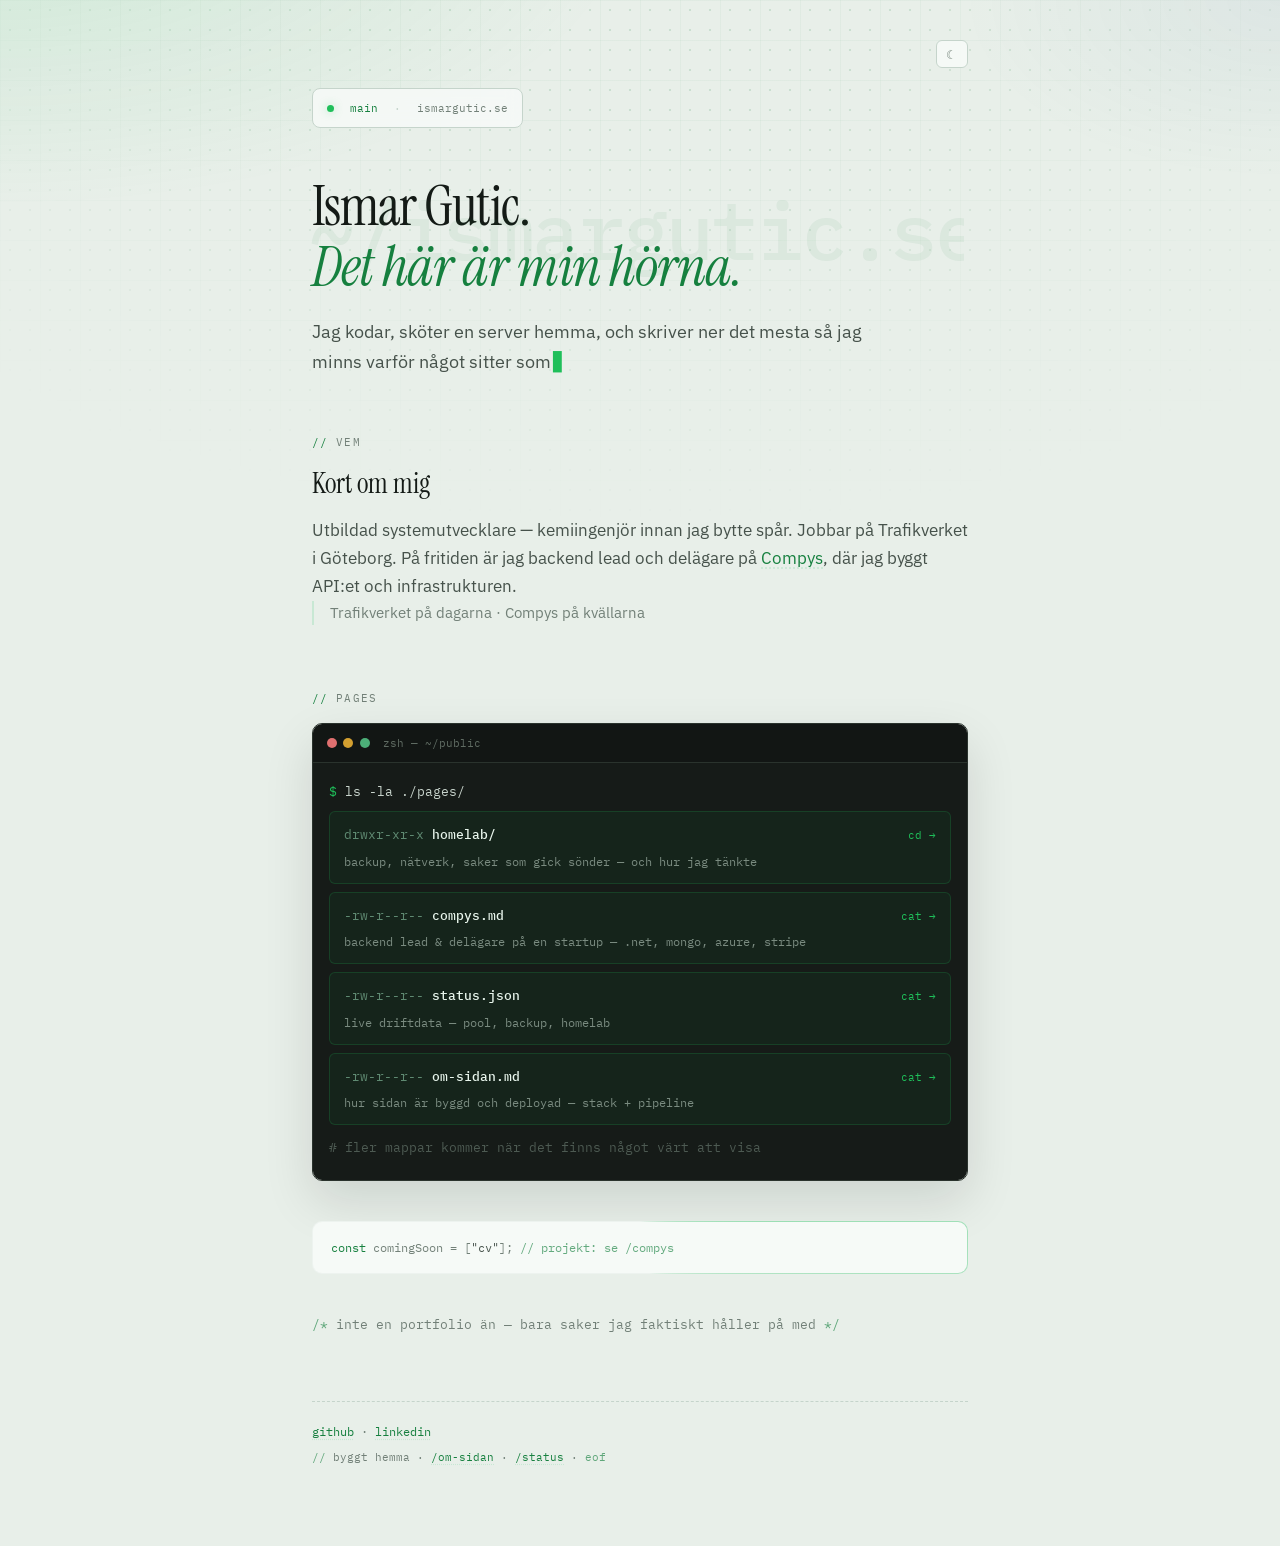
<file: index.html>
<!DOCTYPE html>
<html lang="sv">
<head>
  <meta charset="utf-8">
  <meta name="viewport" content="width=device-width, initial-scale=1">
  <title>Ismar Gutic — ismargutic.se</title>
  <meta name="description" content="Ismar Gutic — systemutvecklare (.NET, Azure), backend lead på Compys och självhostad homelab.">
  <meta name="view-transition" content="same-origin">
  <link rel="preconnect" href="https://fonts.googleapis.com">
  <link rel="preconnect" href="https://fonts.gstatic.com" crossorigin>
  <link href="https://fonts.googleapis.com/css2?family=IBM+Plex+Mono:wght@400;500&family=IBM+Plex+Sans:wght@400;500;600&family=Instrument+Serif:ital@0;1&display=swap" rel="stylesheet">
  <link rel="stylesheet" href="css/base.css">
</head>
<body>
  <div class="page">

    <div class="page-toolbar reveal">
      <span></span>
      <div class="page-tools">
        <button type="button" id="theme-toggle" class="theme-toggle" aria-label="Växla tema" aria-pressed="false">☾</button>
      </div>
    </div>

    <div class="status reveal" id="live-status" data-status-mode="static" aria-label="Status">
      <span class="status-dot status-dot--ok" aria-hidden="true"></span>
      <span class="status-branch">main</span>
      <span class="status-sep">·</span>
      <span>ismargutic.se</span>
    </div>

    <header class="hero hero--watermark-home reveal reveal-1">
      <h1>Ismar Gutic.<br><em>Det här är min hörna.</em></h1>
      <p class="hero-intro cursor-line" data-typewriter data-typewriter-mode="words" data-typewriter-ms="55" data-typewriter-text="Jag kodar, sköter en server hemma, och skriver ner det mesta så jag minns varför något sitter som det sitter"><noscript>Jag kodar, sköter en server hemma, och skriver ner det mesta så jag minns varför något sitter som det sitter</noscript></p>
    </header>

    <section class="reveal reveal-2" aria-labelledby="vem-heading">
      <p class="section-label">vem</p>
      <h2 id="vem-heading">Kort om mig</h2>
      <div class="prose">
        <p>
          Utbildad systemutvecklare — kemiingenjör innan jag bytte spår. Jobbar
          på Trafikverket i Göteborg. På fritiden är jag backend lead
          och delägare på <a href="compys.html">Compys</a>, där jag byggt API:et
          och infrastrukturen.
        </p>
      </div>
      <p class="hero-aside">Trafikverket på dagarna · Compys på kvällarna</p>
    </section>

    <p class="section-label reveal reveal-3">pages</p>

    <div class="shell shell--spaced-bottom reveal reveal-4">
      <div class="shell-bar">
        <span></span><span></span><span></span>
        <span class="shell-title">zsh — ~/public</span>
      </div>
      <div class="shell-body">
        <span class="shell-prompt">$</span> <span class="shell-cmd">ls -la ./pages/</span>
        <a class="shell-link" href="homelab.html">
          <div class="shell-link-row">
            <span><span class="perm">drwxr-xr-x</span>  <span class="name">homelab/</span></span>
            <span class="open">cd →</span>
          </div>
          <span class="desc">backup, nätverk, saker som gick sönder — och hur jag tänkte</span>
        </a>
        <a class="shell-link" href="compys.html">
          <div class="shell-link-row">
            <span><span class="perm">-rw-r--r--</span>  <span class="name">compys.md</span></span>
            <span class="open">cat →</span>
          </div>
          <span class="desc">backend lead &amp; delägare på en startup — .net, mongo, azure, stripe</span>
        </a>
        <a class="shell-link" href="status.html">
          <div class="shell-link-row">
            <span><span class="perm">-rw-r--r--</span>  <span class="name">status.json</span></span>
            <span class="open">cat →</span>
          </div>
          <span class="desc">live driftdata — pool, backup, homelab</span>
        </a>
        <a class="shell-link" href="om-sidan.html">
          <div class="shell-link-row">
            <span><span class="perm">-rw-r--r--</span>  <span class="name">om-sidan.md</span></span>
            <span class="open">cat →</span>
          </div>
          <span class="desc">hur sidan är byggd och deployad — stack + pipeline</span>
        </a>
        <span class="shell-comment"># fler mappar kommer när det finns något värt att visa</span>
      </div>
    </div>

    <div class="glow-card reveal reveal-5" aria-hidden="true">
      <div class="glow-card-inner">
        <span class="kw">const</span> comingSoon = [<span class="str">"cv"</span>]; <span class="cm">// projekt: se /compys</span>
      </div>
    </div>

    <p class="aside reveal reveal-6">
      <span class="cm">/*</span> inte en portfolio än — bara saker jag faktiskt håller på med <span class="cm">*/</span>
    </p>

    <footer class="reveal reveal-6">
      <p class="site-links"><a href="https://github.com/ismarwonder" rel="noopener">github</a> · <a href="https://www.linkedin.com/in/ismar-gutic/" rel="noopener">linkedin</a></p>
      <p><span class="cm">//</span> byggt hemma · <a href="om-sidan.html">/om-sidan</a> · <a href="status.html">/status</a> · <span class="cm">eof</span></p>
    </footer>

  </div>
  <script src="site.js"></script>
</body>
</html>
</file>
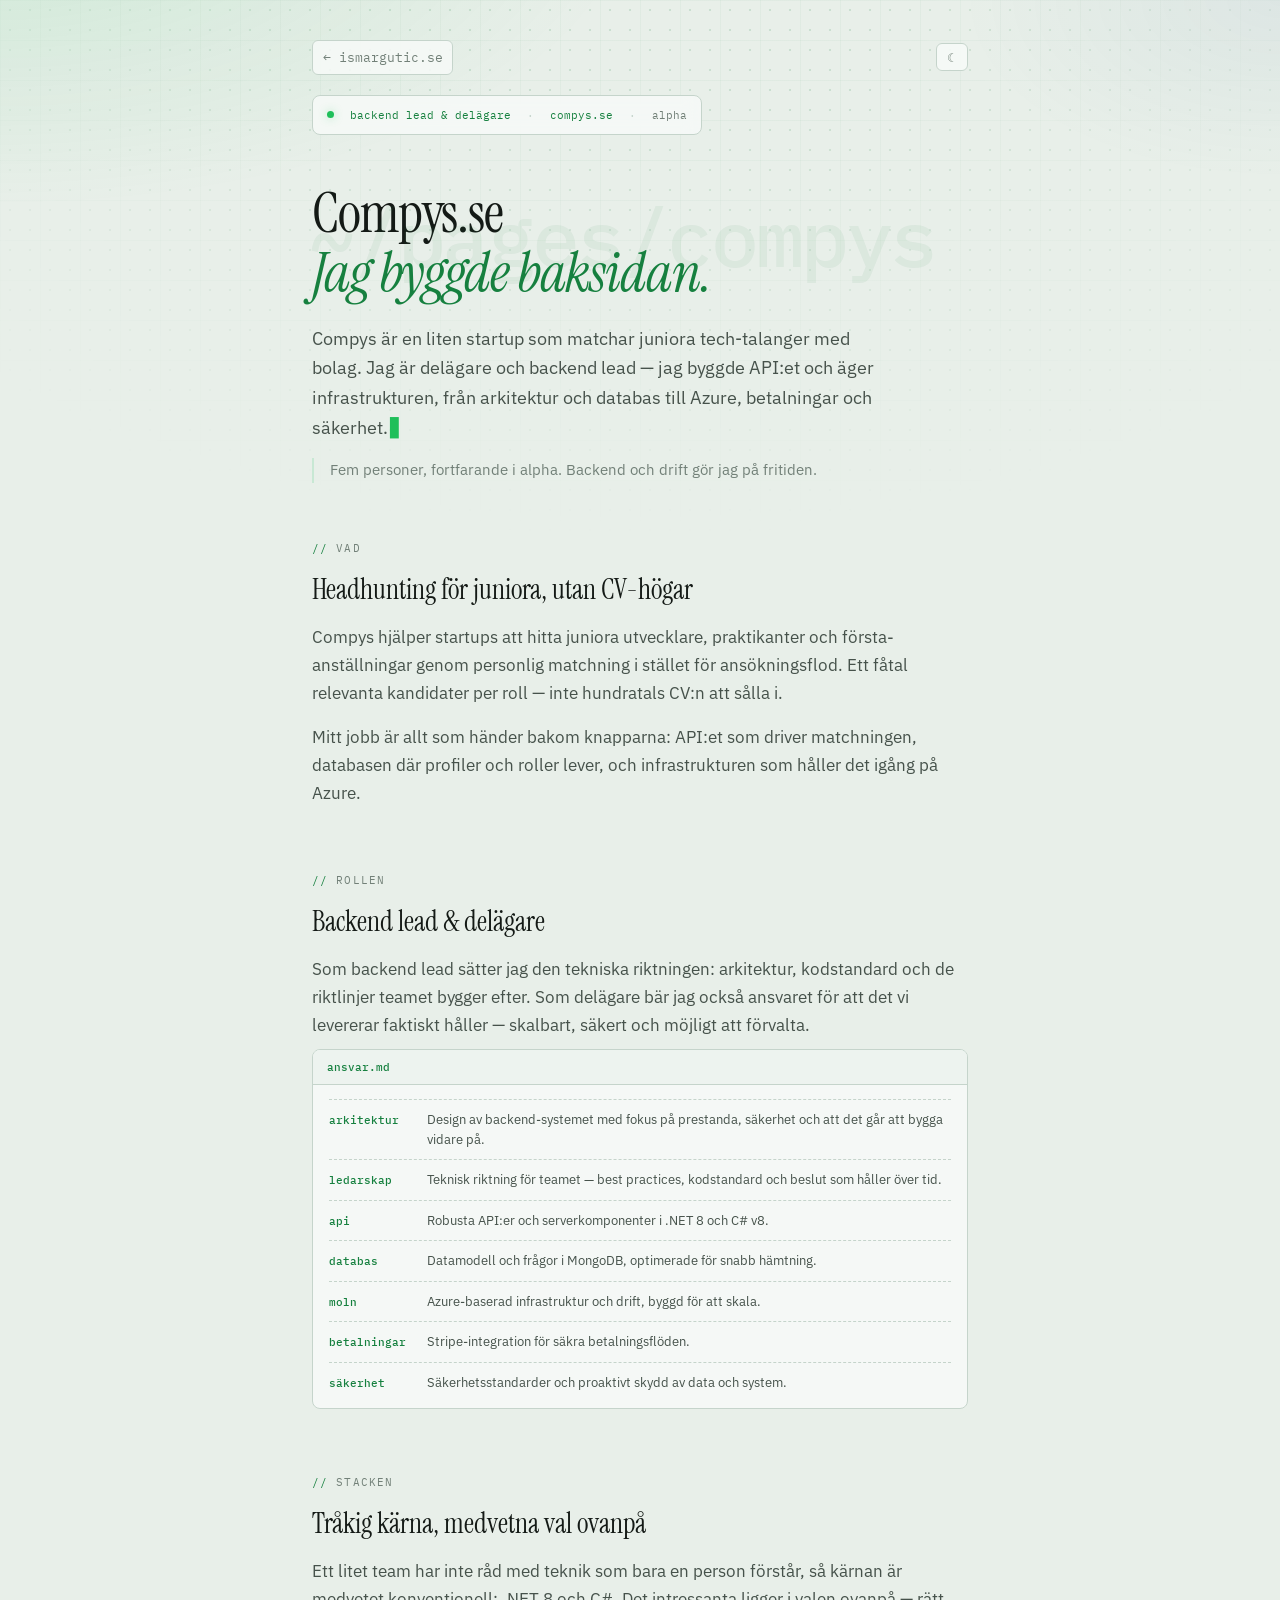
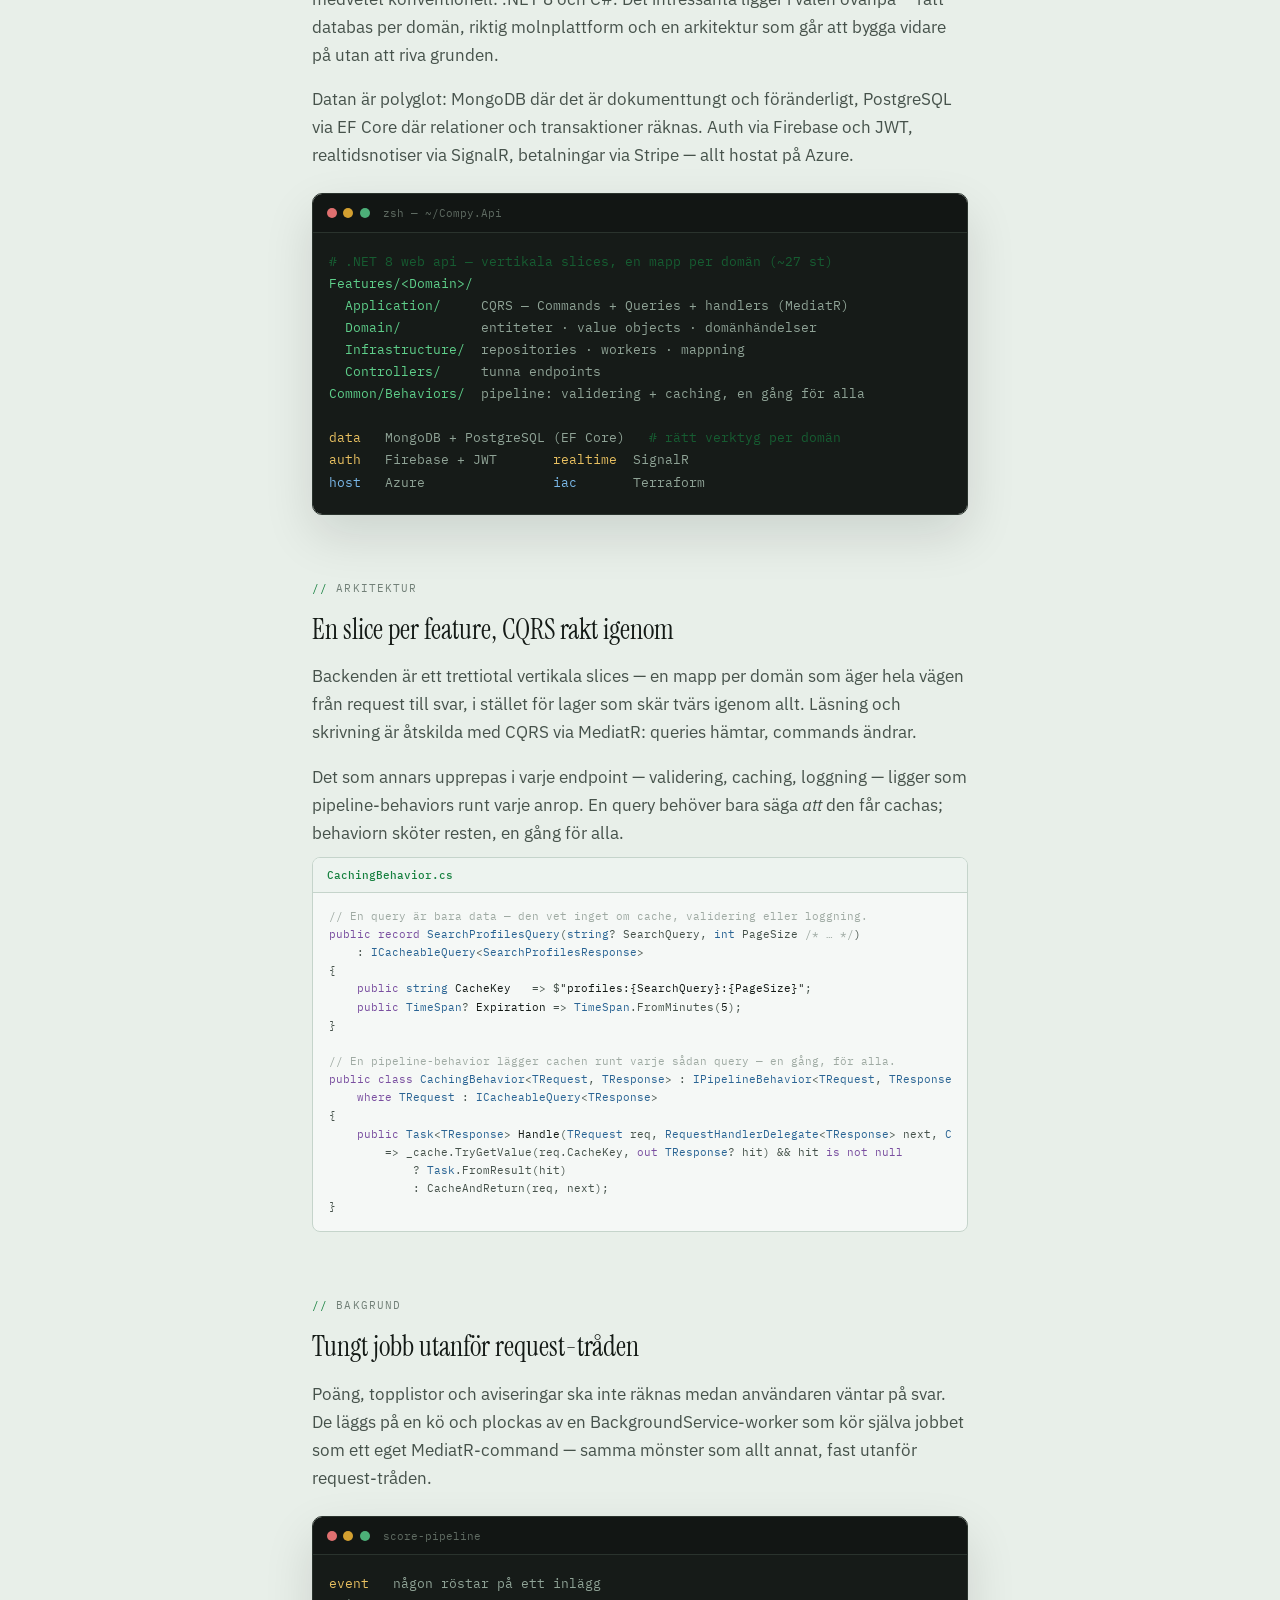
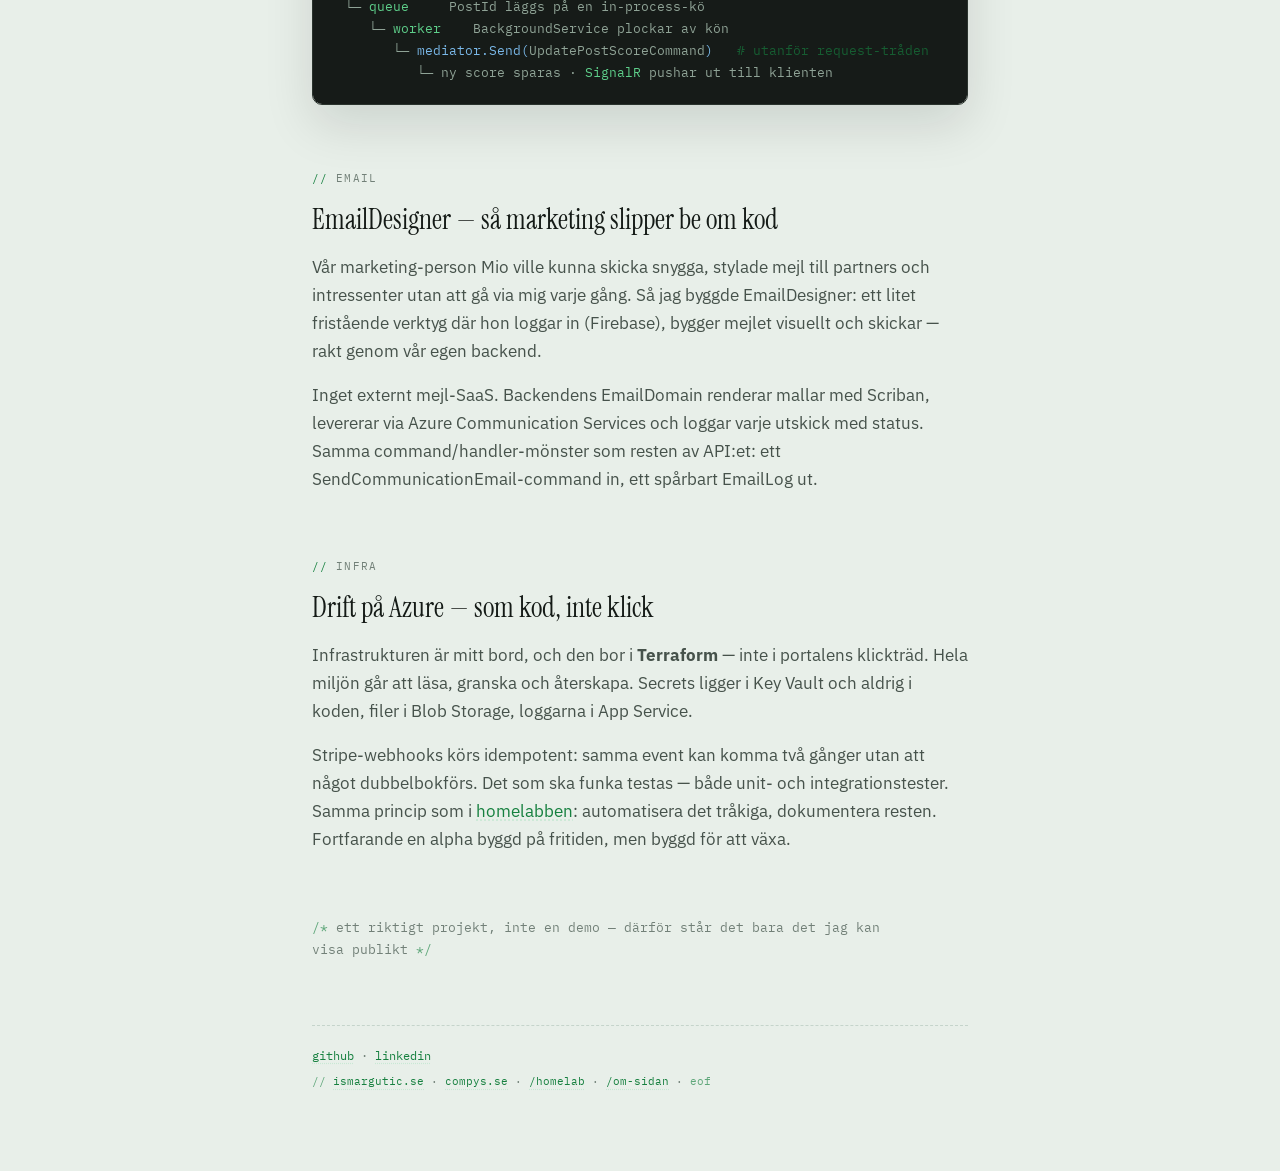
<file: compys.html>
<!DOCTYPE html>
<!--
  compys.html — projektsida: min roll som backend lead & delägare på Compys.
  Del av ismargutic.se. Statisk HTML, delade komponenter från css/base.css.
  Håller sig till publik nivå: arkitektur och angreppssätt, inga hemligheter.
-->
<html lang="sv">
<head>
  <meta charset="utf-8">
  <meta name="viewport" content="width=device-width, initial-scale=1">
  <title>Compys — ismargutic.se</title>
  <meta name="description" content="Backend lead och delägare på Compys — jag byggde API:et och äger infrastrukturen: .NET 8, CQRS/MediatR, MongoDB + PostgreSQL, Azure och Terraform.">
  <meta name="view-transition" content="same-origin">
  <link rel="preconnect" href="https://fonts.googleapis.com">
  <link rel="preconnect" href="https://fonts.gstatic.com" crossorigin>
  <link href="https://fonts.googleapis.com/css2?family=IBM+Plex+Mono:wght@400;500&family=IBM+Plex+Sans:wght@400;500;600&family=Instrument+Serif:ital@0;1&display=swap" rel="stylesheet">
  <link rel="stylesheet" href="css/base.css">
  <script>
    try {
      var t = localStorage.getItem("ismargutic-theme");
      if (t) document.documentElement.setAttribute("data-theme", t);
    } catch (e) {}
  </script>
</head>
<body>
  <div class="page">

    <div class="page-toolbar reveal">
      <nav class="top-nav"><a href="index.html">← ismargutic.se</a></nav>
      <div class="page-tools">
        <button type="button" id="theme-toggle" class="theme-toggle" aria-label="Växla tema" aria-pressed="false">☾</button>
      </div>
    </div>

    <div class="status reveal reveal-1" aria-label="Roll">
      <span class="status-dot status-dot--ok" aria-hidden="true"></span>
      <span class="status-branch">backend lead &amp; delägare</span>
      <span class="status-sep">·</span>
      <a href="https://compys.se" class="status-branch" rel="noopener">compys.se</a>
      <span class="status-sep">·</span>
      <span>alpha</span>
    </div>

    <header class="hero hero--watermark-compys reveal reveal-2">
      <h1>Compys.se<br><em>Jag byggde baksidan.</em></h1>
      <p class="hero-intro cursor-line" data-typewriter data-typewriter-mode="words" data-typewriter-ms="40" data-typewriter-text="Compys är en liten startup som matchar juniora tech-talanger med bolag. Jag är delägare och backend lead — jag byggde API:et och äger infrastrukturen, från arkitektur och databas till Azure, betalningar och säkerhet."><noscript>Compys är en liten startup som matchar juniora tech-talanger med bolag. Jag är delägare och backend lead — jag byggde API:et och äger infrastrukturen, från arkitektur och databas till Azure, betalningar och säkerhet.</noscript></p>
      <p class="hero-aside reveal reveal-3">Fem personer, fortfarande i alpha. Backend och drift gör jag på fritiden.</p>
    </header>

    <section class="reveal reveal-3" aria-labelledby="vad-heading">
      <p class="section-label">vad</p>
      <h2 id="vad-heading">Headhunting för juniora, utan CV-högar</h2>
      <div class="prose">
        <p>
          Compys hjälper startups att hitta juniora utvecklare, praktikanter och
          första-anställningar genom personlig matchning i stället för
          ansökningsflod. Ett fåtal relevanta kandidater per roll — inte
          hundratals CV:n att sålla i.
        </p>
        <p>
          Mitt jobb är allt som händer bakom knapparna: API:et som driver
          matchningen, databasen där profiler och roller lever, och
          infrastrukturen som håller det igång på Azure.
        </p>
      </div>
    </section>

    <section class="reveal reveal-4" aria-labelledby="roll-heading">
      <p class="section-label">rollen</p>
      <h2 id="roll-heading">Backend lead &amp; delägare</h2>
      <div class="prose">
        <p>
          Som backend lead sätter jag den tekniska riktningen: arkitektur,
          kodstandard och de riktlinjer teamet bygger efter. Som delägare bär jag
          också ansvaret för att det vi levererar faktiskt håller — skalbart,
          säkert och möjligt att förvalta.
        </p>
      </div>

      <div class="code-doc">
        <p class="code-doc-file">ansvar.md</p>
        <div class="code-doc-body">
          <dl class="code-doc-dl">
            <div>
              <dt>arkitektur</dt>
              <dd>Design av backend-systemet med fokus på prestanda, säkerhet och att det går att bygga vidare på.</dd>
            </div>
            <div>
              <dt>ledarskap</dt>
              <dd>Teknisk riktning för teamet — best practices, kodstandard och beslut som håller över tid.</dd>
            </div>
            <div>
              <dt>api</dt>
              <dd>Robusta API:er och serverkomponenter i .NET 8 och C# v8.</dd>
            </div>
            <div>
              <dt>databas</dt>
              <dd>Datamodell och frågor i MongoDB, optimerade för snabb hämtning.</dd>
            </div>
            <div>
              <dt>moln</dt>
              <dd>Azure-baserad infrastruktur och drift, byggd för att skala.</dd>
            </div>
            <div>
              <dt>betalningar</dt>
              <dd>Stripe-integration för säkra betalningsflöden.</dd>
            </div>
            <div>
              <dt>säkerhet</dt>
              <dd>Säkerhetsstandarder och proaktivt skydd av data och system.</dd>
            </div>
          </dl>
        </div>
      </div>
    </section>

    <section class="reveal reveal-5" aria-labelledby="stack-heading">
      <p class="section-label">stacken</p>
      <h2 id="stack-heading">Tråkig kärna, medvetna val ovanpå</h2>
      <div class="prose">
        <p>
          Ett litet team har inte råd med teknik som bara en person förstår, så
          kärnan är medvetet konventionell: .NET 8 och C#. Det intressanta ligger
          i valen ovanpå — rätt databas per domän, riktig molnplattform och en
          arkitektur som går att bygga vidare på utan att riva grunden.
        </p>
        <p>
          Datan är polyglot: MongoDB där det är dokumenttungt och föränderligt,
          PostgreSQL via EF Core där relationer och transaktioner räknas. Auth via
          Firebase och JWT, realtidsnotiser via SignalR, betalningar via Stripe —
          allt hostat på Azure.
        </p>
      </div>

      <div class="shell shell--spaced" role="img" aria-label="Projektstruktur">
        <div class="shell-bar">
          <span></span><span></span><span></span>
          <span class="shell-title">zsh — ~/Compy.Api</span>
        </div>
        <div class="shell-body">
          <pre><span class="cm"># .NET 8 web api — vertikala slices, en mapp per domän (~27 st)</span>
<span class="g">Features/&lt;Domain&gt;/</span>
  <span class="g">Application/</span>     CQRS — Commands + Queries + handlers (MediatR)
  <span class="g">Domain/</span>          entiteter · value objects · domänhändelser
  <span class="g">Infrastructure/</span>  repositories · workers · mappning
  <span class="g">Controllers/</span>     tunna endpoints
<span class="g">Common/Behaviors/</span>  pipeline: validering + caching, en gång för alla

<span class="a">data</span>   MongoDB + PostgreSQL (EF Core)   <span class="cm"># rätt verktyg per domän</span>
<span class="a">auth</span>   Firebase + JWT       <span class="a">realtime</span>  SignalR
<span class="b">host</span>   Azure                <span class="b">iac</span>       Terraform</pre>
        </div>
      </div>
    </section>

    <section class="reveal reveal-6" aria-labelledby="arkitektur-heading">
      <p class="section-label">arkitektur</p>
      <h2 id="arkitektur-heading">En slice per feature, CQRS rakt igenom</h2>
      <div class="prose">
        <p>
          Backenden är ett trettiotal vertikala slices — en mapp per domän som
          äger hela vägen från request till svar, i stället för lager som skär
          tvärs igenom allt. Läsning och skrivning är åtskilda med CQRS via
          MediatR: queries hämtar, commands ändrar.
        </p>
        <p>
          Det som annars upprepas i varje endpoint — validering, caching, loggning
          — ligger som pipeline-behaviors runt varje anrop. En query behöver bara
          säga <em>att</em> den får cachas; behaviorn sköter resten, en gång för
          alla.
        </p>
      </div>

      <div class="code-doc">
        <p class="code-doc-file">CachingBehavior.cs</p>
        <div class="code-doc-body">
          <pre class="code-doc-pre"><span class="cm">// En query är bara data — den vet inget om cache, validering eller loggning.</span>
<span class="kw">public record</span> <span class="ty">SearchProfilesQuery</span>(<span class="ty">string</span>? SearchQuery, <span class="ty">int</span> PageSize <span class="cm">/* … */</span>)
    : <span class="ty">ICacheableQuery</span>&lt;<span class="ty">SearchProfilesResponse</span>&gt;
{
    <span class="kw">public</span> <span class="ty">string</span> <span class="prop">CacheKey</span>   =&gt; $<span class="prop">"profiles:{SearchQuery}:{PageSize}"</span>;
    <span class="kw">public</span> <span class="ty">TimeSpan</span>? <span class="prop">Expiration</span> =&gt; <span class="ty">TimeSpan</span>.FromMinutes(<span class="prop">5</span>);
}

<span class="cm">// En pipeline-behavior lägger cachen runt varje sådan query — en gång, för alla.</span>
<span class="kw">public class</span> <span class="ty">CachingBehavior</span>&lt;<span class="ty">TRequest</span>, <span class="ty">TResponse</span>&gt; : <span class="ty">IPipelineBehavior</span>&lt;<span class="ty">TRequest</span>, <span class="ty">TResponse</span>&gt;
    <span class="kw">where</span> <span class="ty">TRequest</span> : <span class="ty">ICacheableQuery</span>&lt;<span class="ty">TResponse</span>&gt;
{
    <span class="kw">public</span> <span class="ty">Task</span>&lt;<span class="ty">TResponse</span>&gt; <span class="prop">Handle</span>(<span class="ty">TRequest</span> req, <span class="ty">RequestHandlerDelegate</span>&lt;<span class="ty">TResponse</span>&gt; next, <span class="ty">CancellationToken</span> ct)
        =&gt; _cache.TryGetValue(req.CacheKey, <span class="kw">out</span> <span class="ty">TResponse</span>? hit) &amp;&amp; hit <span class="kw">is not null</span>
            ? <span class="ty">Task</span>.FromResult(hit)
            : CacheAndReturn(req, next);
}</pre>
        </div>
      </div>
    </section>

    <section class="reveal reveal-7" aria-labelledby="bakgrund-heading">
      <p class="section-label">bakgrund</p>
      <h2 id="bakgrund-heading">Tungt jobb utanför request-tråden</h2>
      <div class="prose">
        <p>
          Poäng, topplistor och aviseringar ska inte räknas medan användaren
          väntar på svar. De läggs på en kö och plockas av en
          BackgroundService-worker som kör själva jobbet som ett eget
          MediatR-command — samma mönster som allt annat, fast utanför
          request-tråden.
        </p>
      </div>

      <div class="shell shell--spaced" role="img" aria-label="Bakgrundsflöde">
        <div class="shell-bar">
          <span></span><span></span><span></span>
          <span class="shell-title">score-pipeline</span>
        </div>
        <div class="shell-body">
          <pre><span class="a">event</span>   någon röstar på ett inlägg
  └─ <span class="g">queue</span>     PostId läggs på en in-process-kö
     └─ <span class="g">worker</span>    BackgroundService plockar av kön
        └─ <span class="b">mediator.Send(</span>UpdatePostScoreCommand<span class="b">)</span>   <span class="cm"># utanför request-tråden</span>
           └─ ny score sparas · <span class="g">SignalR</span> pushar ut till klienten</pre>
        </div>
      </div>
    </section>

    <section class="reveal reveal-8" aria-labelledby="email-heading">
      <p class="section-label">email</p>
      <h2 id="email-heading">EmailDesigner — så marketing slipper be om kod</h2>
      <div class="prose">
        <p>
          Vår marketing-person Mio ville kunna skicka snygga, stylade mejl till
          partners och intressenter utan att gå via mig varje gång. Så jag byggde
          EmailDesigner: ett litet fristående verktyg där hon loggar in (Firebase),
          bygger mejlet visuellt och skickar — rakt genom vår egen backend.
        </p>
        <p>
          Inget externt mejl-SaaS. Backendens EmailDomain renderar mallar med
          Scriban, levererar via Azure Communication Services och loggar varje
          utskick med status. Samma command/handler-mönster som resten av API:et:
          ett SendCommunicationEmail-command in, ett spårbart EmailLog ut.
        </p>
      </div>
    </section>

    <section class="reveal reveal-8" aria-labelledby="infra-heading">
      <p class="section-label">infra</p>
      <h2 id="infra-heading">Drift på Azure — som kod, inte klick</h2>
      <div class="prose">
        <p>
          Infrastrukturen är mitt bord, och den bor i <strong>Terraform</strong> —
          inte i portalens klickträd. Hela miljön går att läsa, granska och
          återskapa. Secrets ligger i Key Vault och aldrig i koden, filer i Blob
          Storage, loggarna i App Service.
        </p>
        <p>
          Stripe-webhooks körs idempotent: samma event kan komma två gånger utan
          att något dubbelbokförs. Det som ska funka testas — både unit- och
          integrationstester. Samma princip som i
          <a href="homelab.html">homelabben</a>: automatisera det tråkiga,
          dokumentera resten. Fortfarande en alpha byggd på fritiden, men byggd
          för att växa.
        </p>
      </div>
    </section>

    <p class="aside reveal reveal-8">
      <span class="cm">/*</span> ett riktigt projekt, inte en demo — därför står det bara det jag kan visa publikt <span class="cm">*/</span>
    </p>

    <footer class="reveal reveal-8">
      <p class="site-links"><a href="https://github.com/ismarwonder" rel="noopener">github</a> · <a href="https://www.linkedin.com/in/ismar-gutic/" rel="noopener">linkedin</a></p>
      <p><span class="cm">//</span> <a href="index.html">ismargutic.se</a> · <a href="https://compys.se" rel="noopener">compys.se</a> · <a href="homelab.html">/homelab</a> · <a href="om-sidan.html">/om-sidan</a> · <span class="cm">eof</span></p>
    </footer>

  </div>
  <script src="site.js"></script>
</body>
</html>
</file>
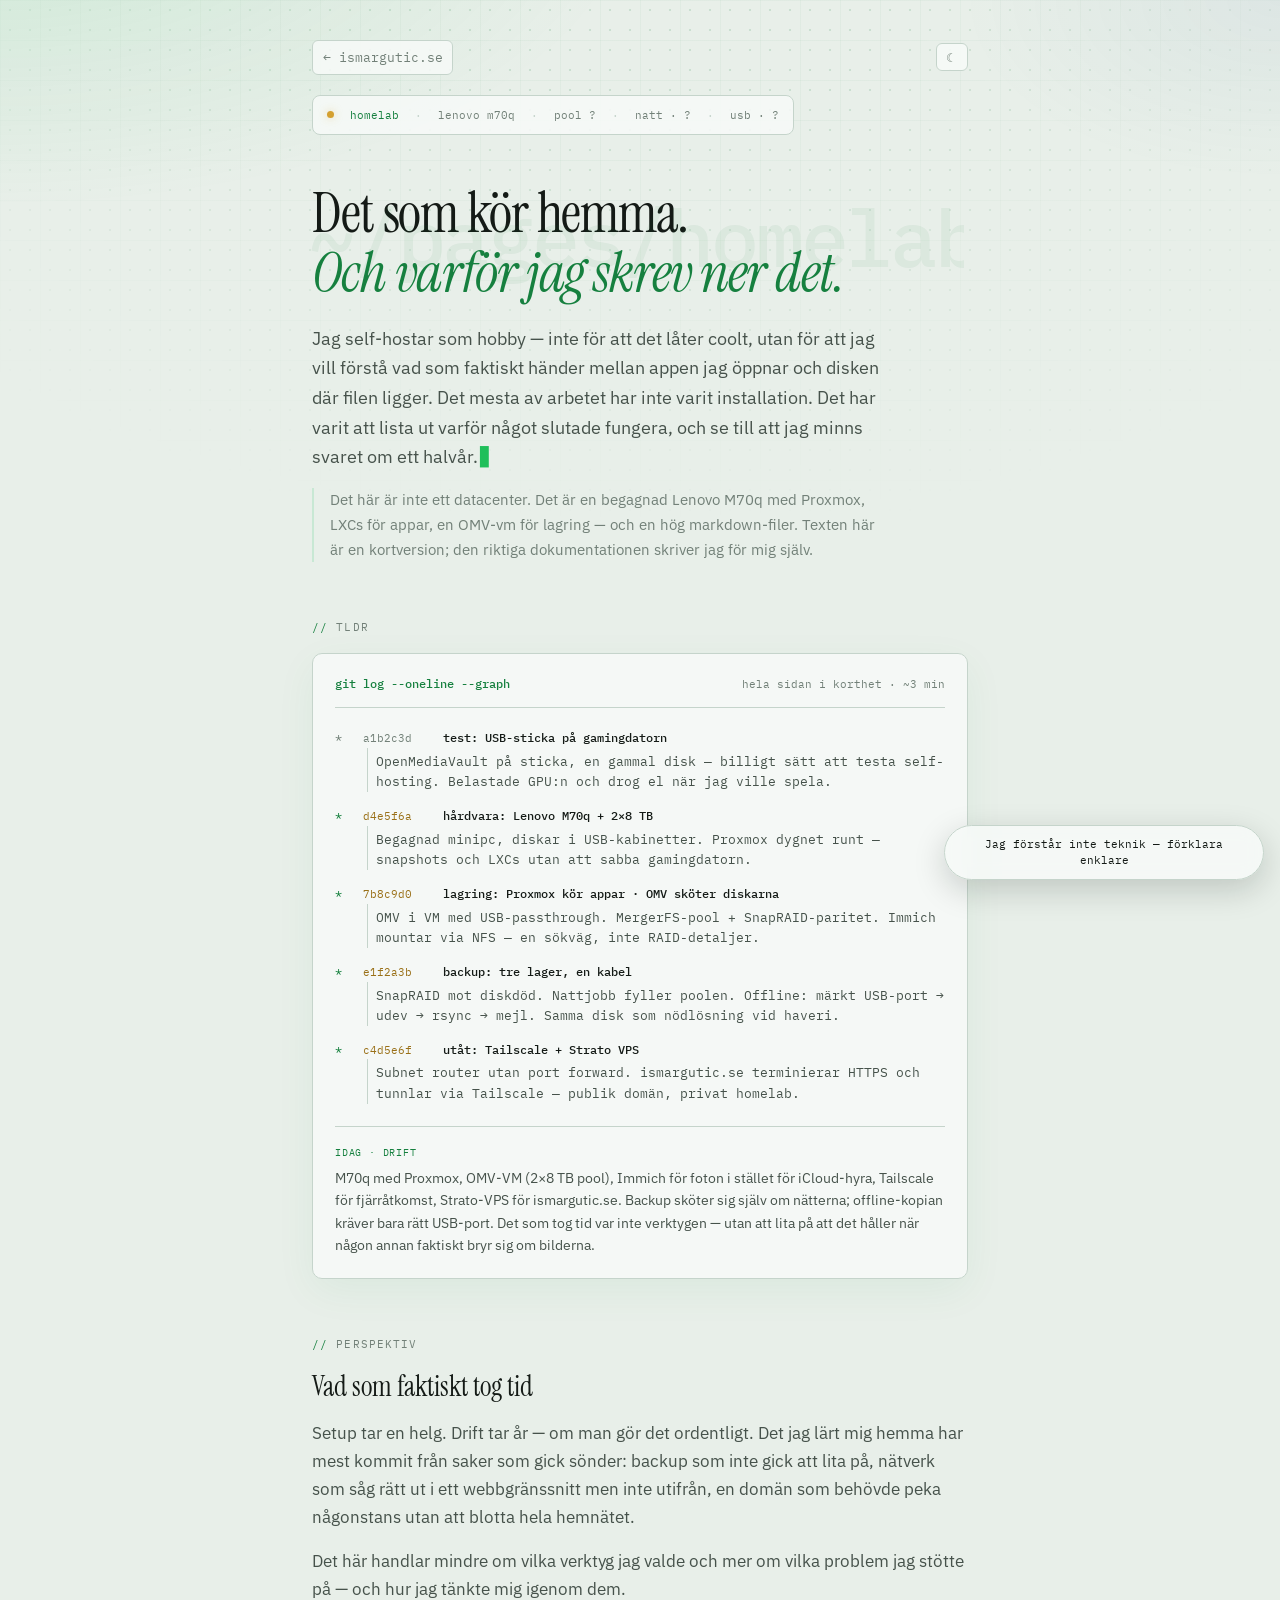
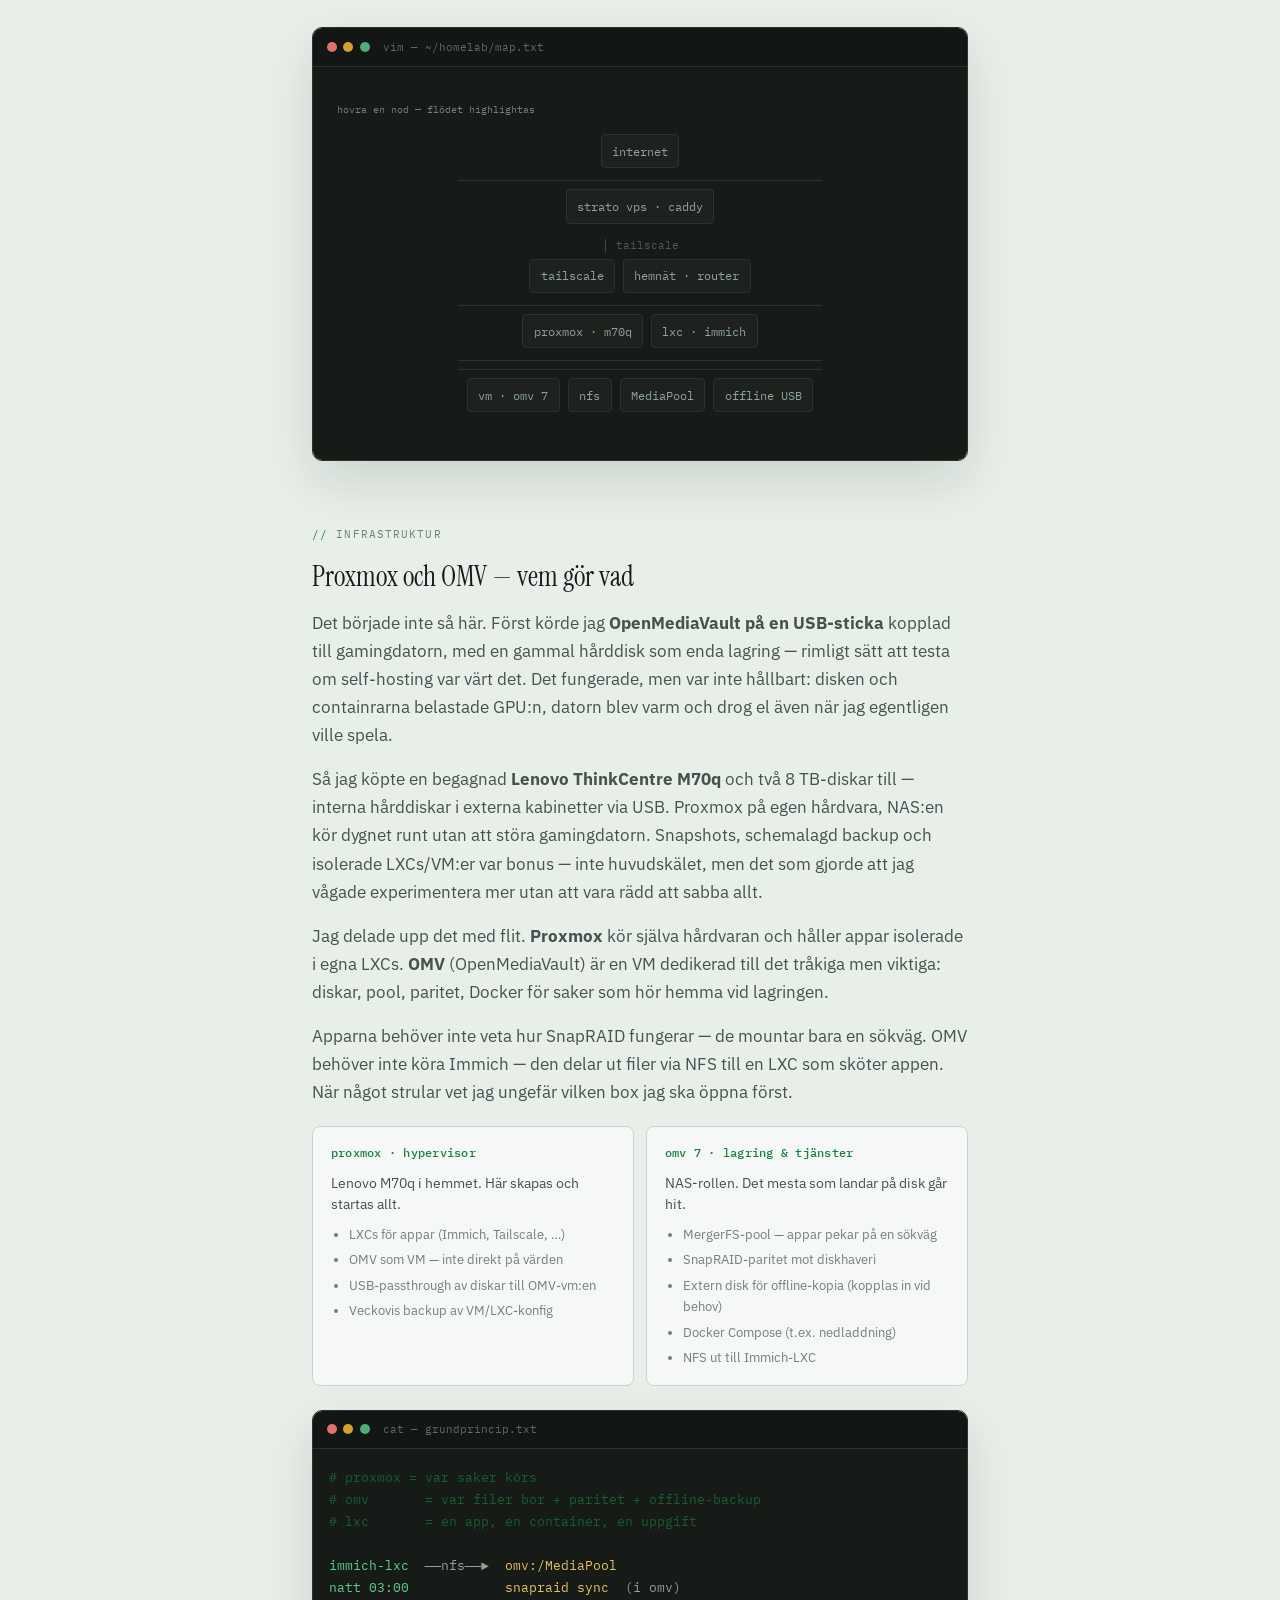
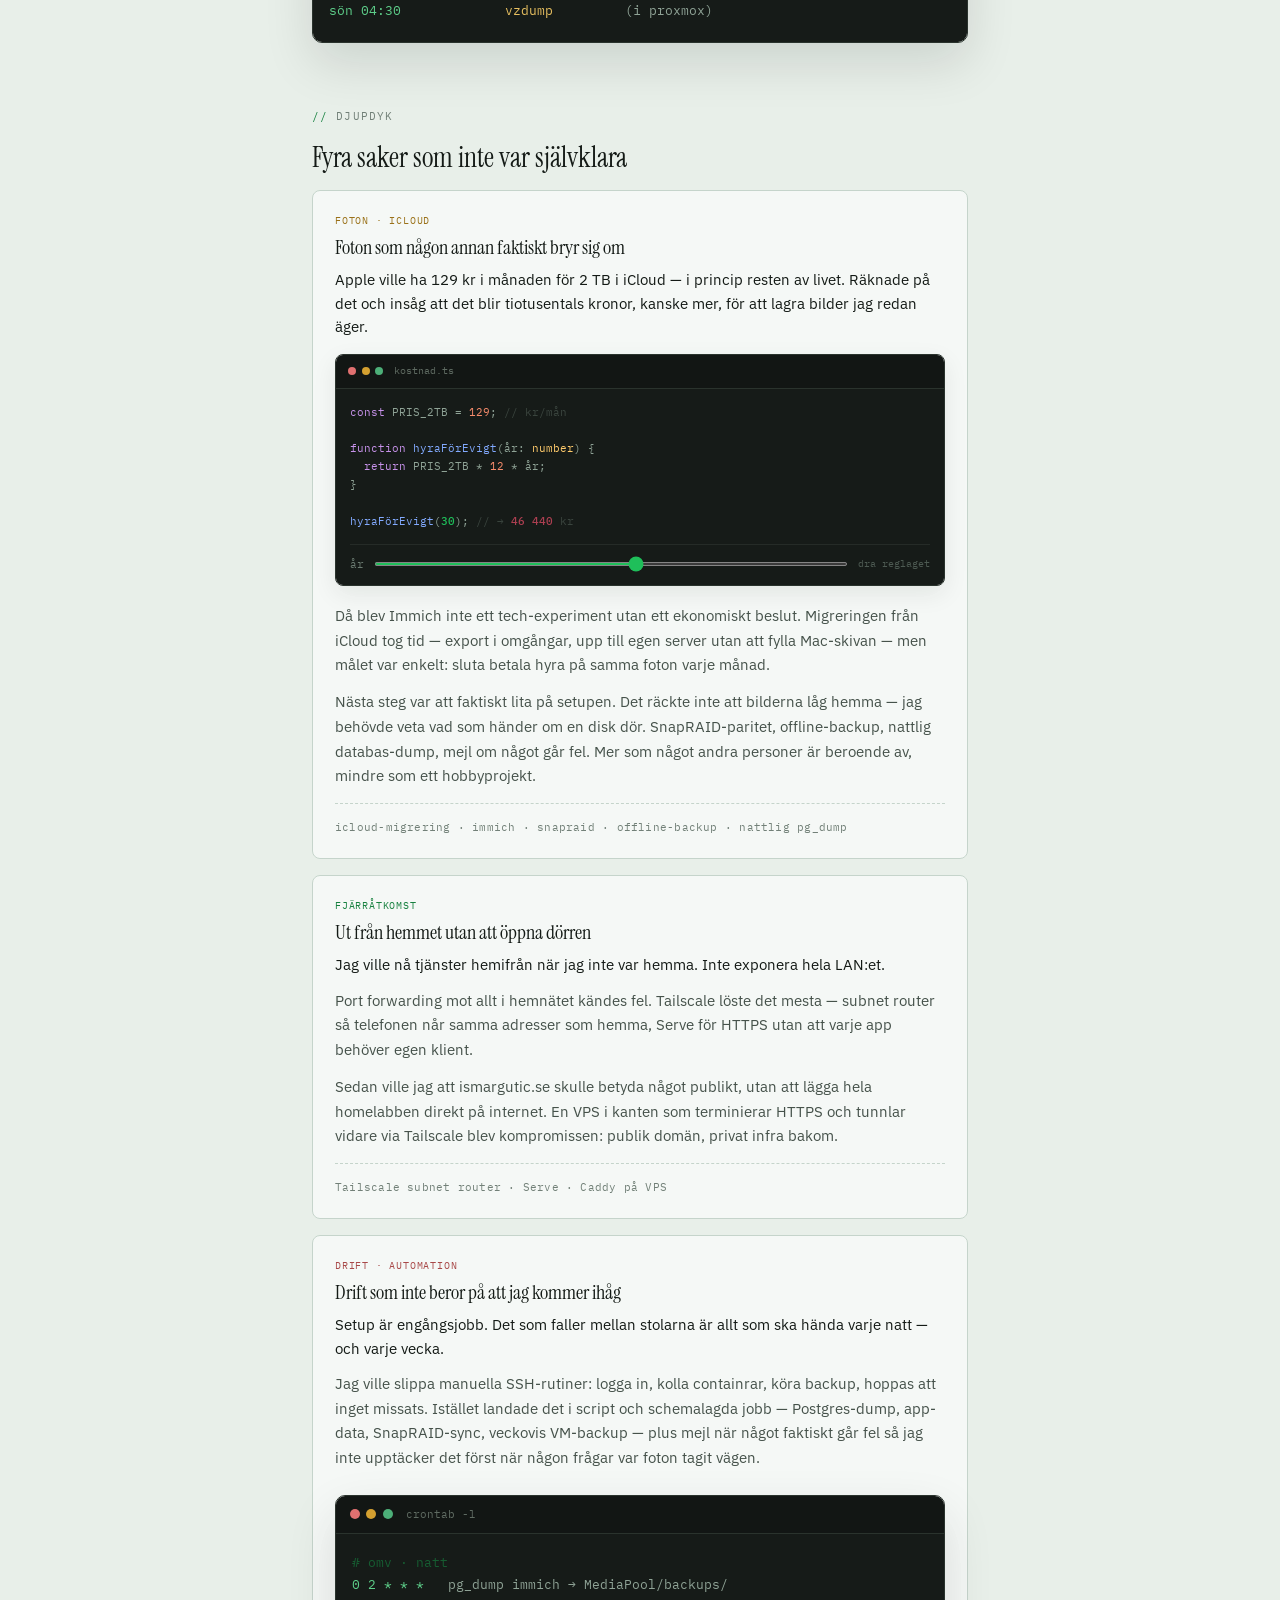
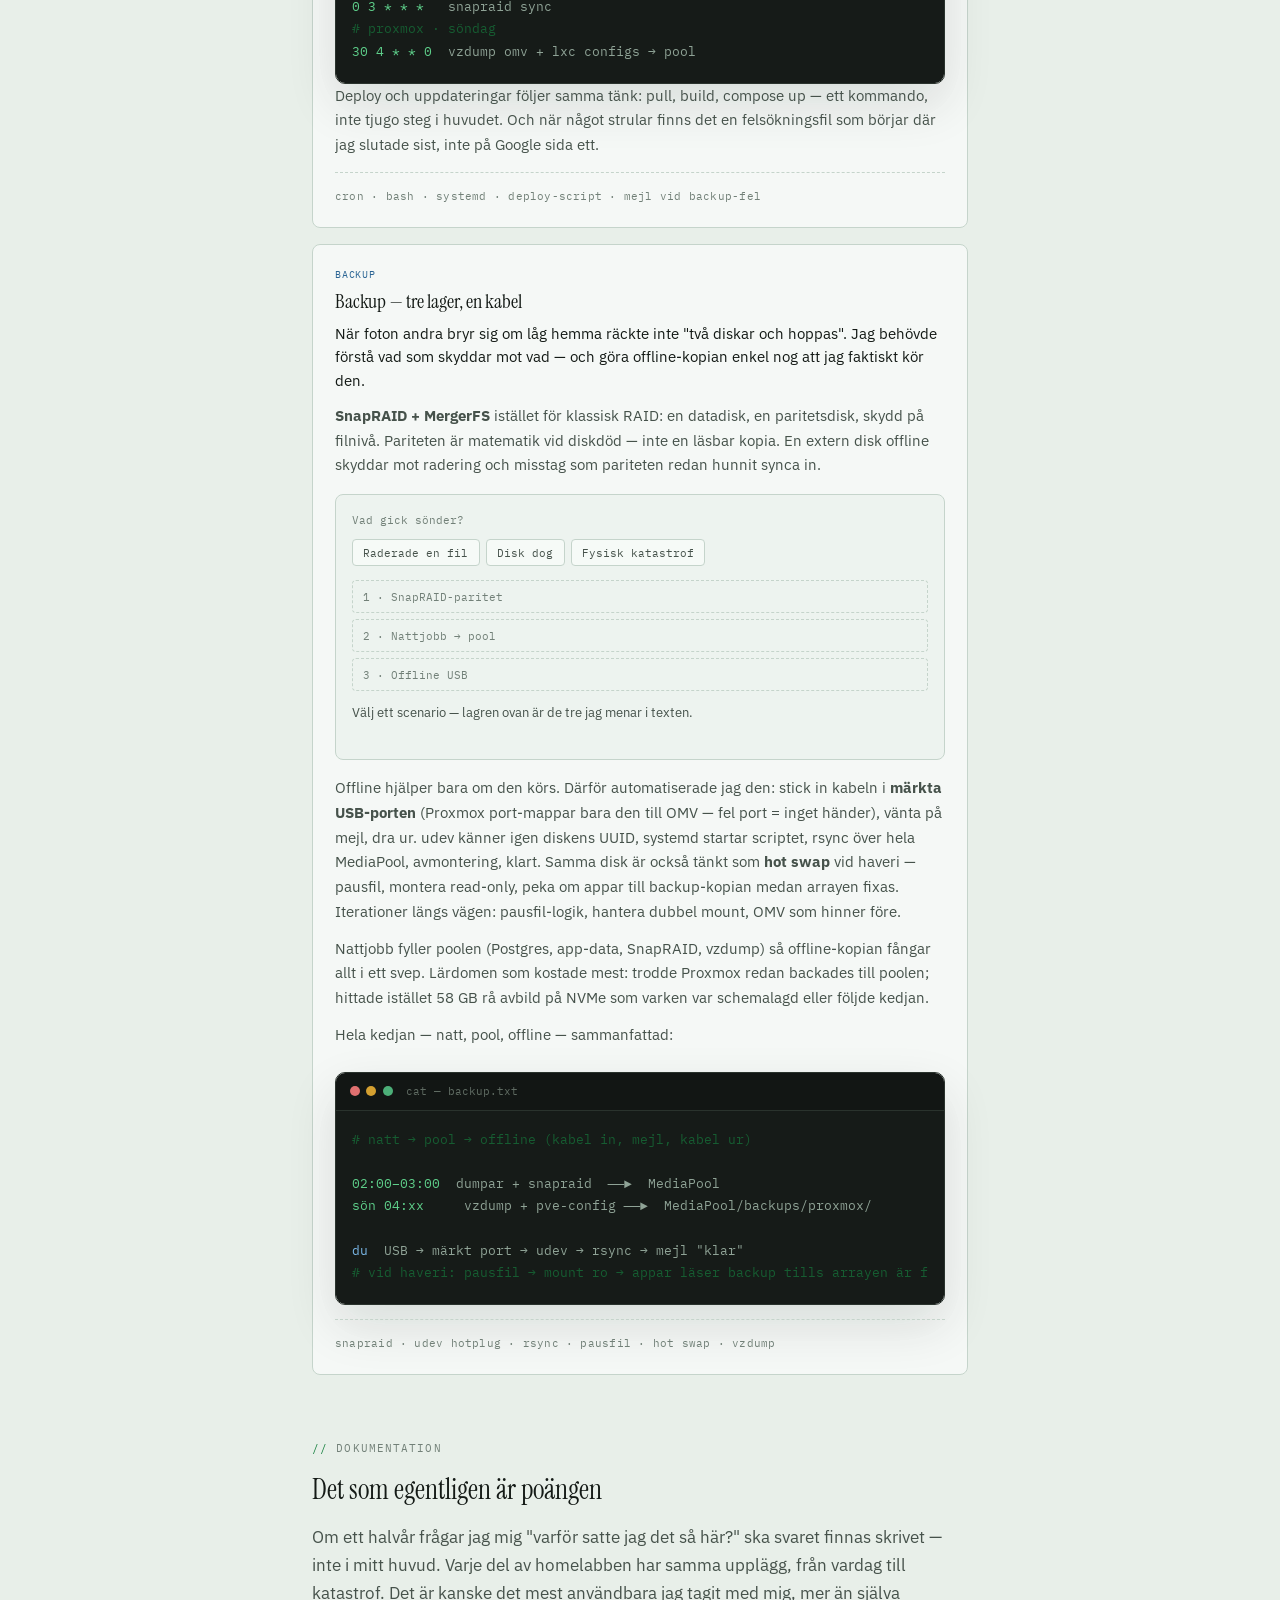
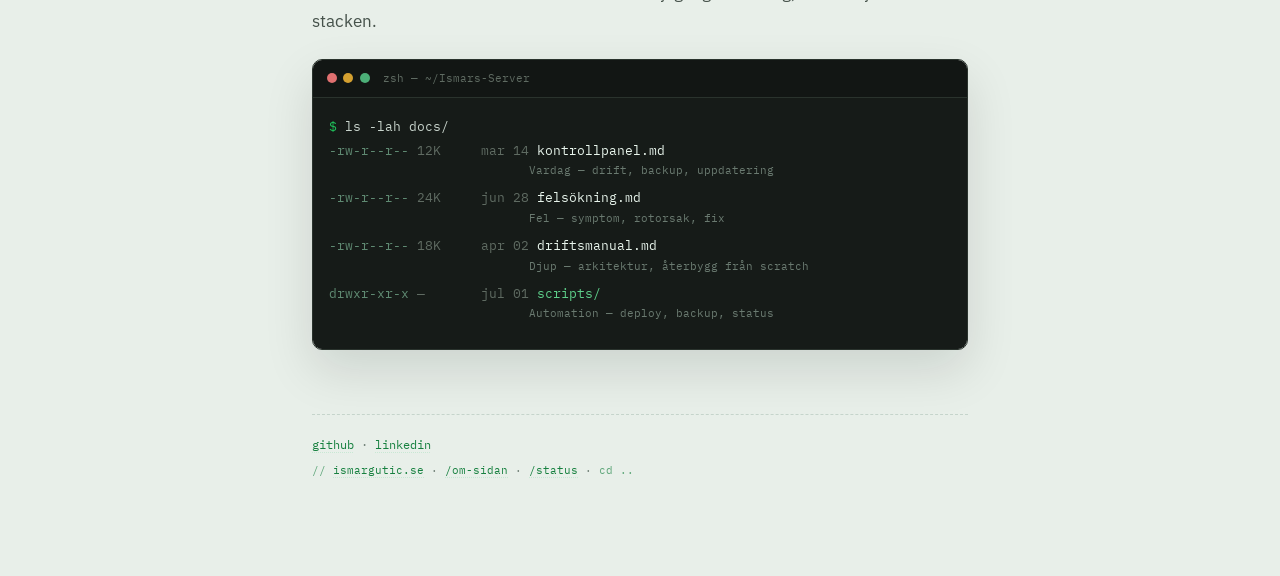
<file: homelab.html>
<!DOCTYPE html>
<html lang="sv">
<head>
  <meta charset="utf-8">
  <meta name="viewport" content="width=device-width, initial-scale=1">
  <title>Homelab — ismargutic.se</title>
  <meta name="description" content="Det som kör hemma — problem, beslut och dokumentation.">
  <meta name="view-transition" content="same-origin">
  <link rel="preconnect" href="https://fonts.googleapis.com">
  <link rel="preconnect" href="https://fonts.gstatic.com" crossorigin>
  <link href="https://fonts.googleapis.com/css2?family=IBM+Plex+Mono:wght@400;500&family=IBM+Plex+Sans:wght@400;500;600&family=Instrument+Serif:ital@0;1&display=swap" rel="stylesheet">
  <link rel="stylesheet" href="css/base.css">
  <link rel="stylesheet" href="css/homelab.css">
</head>
<body class="has-plain-fab">
  <div class="page">

    <div class="page-toolbar reveal">
      <nav class="top-nav"><a href="index.html">← ismargutic.se</a></nav>
      <div class="page-tools">
        <button type="button" id="theme-toggle" class="theme-toggle" aria-label="Växla tema" aria-pressed="false">☾</button>
      </div>
    </div>

    <div class="status-wrap reveal reveal-1" id="status-wrap">
      <div class="status" id="live-status" data-status-mode="homelab" aria-label="Driftstatus">
        <span class="status-dot status-dot--ok" data-status-dot aria-hidden="true"></span>
        <button type="button" class="status-branch" id="status-homelab-toggle" aria-expanded="false" aria-controls="status-explainer" title="Hur live-data funkar">homelab</button>
        <span class="status-sep">·</span>
        <span>lenovo m70q</span>
        <span class="status-sep">·</span>
        <span data-status="pool">pool · 2,4/8 TB</span>
        <span class="status-sep">·</span>
        <span data-status="backup">nattbackup …</span>
        <span class="status-sep">·</span>
        <span data-status="usb">USB-backup …</span>
      </div>
      <div class="status-panel" id="status-explainer" hidden>
        <div class="code-doc code-doc--panel">
          <p class="code-doc-file">status.md</p>
          <div class="code-doc-body">
            <p class="code-doc-lead" data-swap="status-lead">Raden uppdateras automatiskt — inte hårdkodad text.</p>
            <ol class="code-doc-flow tech-only">
              <li><strong>OMV</strong> hemma kollar disk + loggar <span class="code-doc-meta">var 15 min</span></li>
              <li><strong>VPS</strong> skriver <code>/api/status.json</code> <span class="code-doc-meta">var 5 min</span></li>
              <li>Sidan hämtar filen <span class="code-doc-meta">var ~60 s</span></li>
            </ol>
            <dl class="code-doc-dl">
              <div><dt>pool</dt><dd data-swap="status-dd-pool">Hur full MediaPool är — TB använt / totalt.</dd></div>
              <div><dt>nattbackup</dt><dd data-swap="status-dd-natt">När cron senast skrev till <code>backups/</code> (pg_dump, vzdump, …).</dd></div>
              <div><dt>USB-backup</dt><dd data-swap="status-dd-usb">När offline-disken senast kopierades klart — kabel in, rsync, mejl, ur.</dd></div>
            </dl>
          </div>
        </div>
      </div>
    </div>

    <header class="hero hero--watermark-lab reveal reveal-2">
      <h1>Det som kör hemma.<br><em data-swap="hero-em">Och varför jag skrev ner det.</em></h1>
      <p class="hero-intro cursor-line" data-swap="hero-intro" data-swap-animate data-typewriter data-typewriter-mode="words" data-typewriter-ms="22" data-typewriter-text="Jag self-hostar som hobby — inte för att det låter coolt, utan för att jag vill förstå vad som faktiskt händer mellan appen jag öppnar och disken där filen ligger. Det mesta av arbetet har inte varit installation. Det har varit att lista ut varför något slutade fungera, och se till att jag minns svaret om ett halvår."><noscript>Jag self-hostar som hobby — inte för att det låter coolt, utan för att jag vill förstå vad som faktiskt händer mellan appen jag öppnar och disken där filen ligger. Det mesta av arbetet har inte varit installation. Det har varit att lista ut varför något slutade fungera, och se till att jag minns svaret om ett halvår.</noscript></p>
      <p class="hero-aside" data-swap="hero-aside">
        Det här är inte ett datacenter. Det är en begagnad Lenovo M70q med Proxmox,
        LXCs för appar, en OMV-vm för lagring — och en hög markdown-filer. Texten här
        är en kortversion; den riktiga dokumentationen skriver jag för mig själv.
      </p>
    </header>

    <section class="tldr reveal reveal-3" aria-labelledby="tldr-heading" id="tldr-heading">
      <p class="section-label">tldr</p>
      <div class="tldr-card">
        <div class="tldr-header">
          <span class="tldr-tag" data-swap="tldr-tag">git log --oneline --graph</span>
          <span class="tldr-meta" data-swap="tldr-meta">hela sidan i korthet · ~3 min</span>
        </div>
        <div class="git-log" role="list">
          <div class="git-commit git-commit--past git-commit--body" role="listitem">
            <span class="git-graph">*</span>
            <span class="git-hash">a1b2c3d</span>
            <span class="git-subject" data-swap="git1-subject">test: USB-sticka på gamingdatorn</span>
            <p class="git-body" data-swap="git1-body">OpenMediaVault på sticka, en gammal disk — billigt sätt att testa self-hosting. Belastade GPU:n och drog el när jag ville spela.</p>
          </div>
          <div class="git-commit git-commit--body" role="listitem">
            <span class="git-graph">*</span>
            <span class="git-hash">d4e5f6a</span>
            <span class="git-subject" data-swap="git2-subject">hårdvara: Lenovo M70q + 2×8 TB</span>
            <p class="git-body" data-swap="git2-body">Begagnad minipc, diskar i USB-kabinetter. Proxmox dygnet runt — snapshots och LXCs utan att sabba gamingdatorn.</p>
          </div>
          <div class="git-commit git-commit--body" role="listitem">
            <span class="git-graph">*</span>
            <span class="git-hash">7b8c9d0</span>
            <span class="git-subject" data-swap="git3-subject">lagring: Proxmox kör appar · OMV sköter diskarna</span>
            <p class="git-body" data-swap="git3-body">OMV i VM med USB-passthrough. MergerFS-pool + SnapRAID-paritet. Immich mountar via NFS — en sökväg, inte RAID-detaljer.</p>
          </div>
          <div class="git-commit git-commit--body" role="listitem">
            <span class="git-graph">*</span>
            <span class="git-hash">e1f2a3b</span>
            <span class="git-subject" data-swap="git4-subject">backup: tre lager, en kabel</span>
            <p class="git-body" data-swap="git4-body">SnapRAID mot diskdöd. Nattjobb fyller poolen. Offline: märkt USB-port → udev → rsync → mejl. Samma disk som nödlösning vid haveri.</p>
          </div>
          <div class="git-commit git-commit--body" role="listitem">
            <span class="git-graph">*</span>
            <span class="git-hash">c4d5e6f</span>
            <span class="git-subject" data-swap="git5-subject">utåt: Tailscale + Strato VPS</span>
            <p class="git-body" data-swap="git5-body">Subnet router utan port forward. ismargutic.se terminierar HTTPS och tunnlar via Tailscale — publik domän, privat homelab.</p>
          </div>
        </div>
        <div class="tldr-today">
          <p class="tldr-today-label" data-swap="tldr-today-label">idag · drift</p>
          <p class="tldr-today-body" data-swap="tldr-today-body">
            M70q med Proxmox, OMV-VM (2×8&nbsp;TB pool), Immich för foton i stället för
            iCloud-hyra, Tailscale för fjärråtkomst, Strato-VPS för ismargutic.se.
            Backup sköter sig själv om nätterna; offline-kopian kräver bara rätt USB-port.
            Det som tog tid var inte verktygen — utan att lita på att det håller när någon
            annan faktiskt bryr sig om bilderna.
          </p>
        </div>
      </div>
    </section>

    <section class="reveal reveal-4" aria-labelledby="vad-heading" id="vad-heading">
      <p class="section-label">perspektiv</p>
      <h2 data-swap="vad-h2">Vad som faktiskt tog tid</h2>
      <div class="prose">
        <p data-swap="vad-p1">
          Setup tar en helg. Drift tar år — om man gör det ordentligt. Det
          jag lärt mig hemma har mest kommit från saker som gick sönder: backup
          som inte gick att lita på, nätverk som såg rätt ut i ett webbgränssnitt
          men inte utifrån, en domän som behövde peka någonstans utan att
          blotta hela hemnätet.
        </p>
        <p data-swap="vad-p2">
          Det här handlar mindre om vilka verktyg jag valde och mer om
          vilka problem jag stötte på — och hur jag tänkte mig igenom dem.
        </p>
      </div>

      <p class="plain-only plain-net prose" data-swap="plain-net-body">Internet → min webbsida (hyrd server) → säker tunnel hem → router → lilla datorn → bildalbum &amp; filer → USB-backup ibland.</p>

      <div class="shell shell--spaced tech-only" role="img" aria-label="Arkitekturöversikt — hovra noder">
        <div class="shell-bar">
          <span></span><span></span><span></span>
          <span class="shell-title">vim — ~/homelab/map.txt</span>
        </div>
        <div class="shell-body">
          <div class="net-map" id="net-map">
            <p class="net-hint" data-swap="net-hint">hovra en nod — flödet highlightas</p>
            <div class="net-tier">
              <span class="net-node" tabindex="0" data-id="internet" data-route="public">internet</span>
            </div>
            <span class="net-edge" data-from="internet" data-to="vps"></span>
            <div class="net-tier">
              <span class="net-node" tabindex="0" data-id="vps" data-route="public">strato vps · caddy</span>
            </div>
            <p class="net-connector">│ tailscale</p>
            <div class="net-tier">
              <span class="net-node" tabindex="0" data-id="tailscale" data-route="public">tailscale</span>
              <span class="net-node" tabindex="0" data-id="hemnat" data-route="storage">hemnät · router</span>
            </div>
            <span class="net-edge" data-from="hemnat" data-to="proxmox"></span>
            <div class="net-tier">
              <span class="net-node" tabindex="0" data-id="proxmox" data-route="storage">proxmox · m70q</span>
              <span class="net-node" tabindex="0" data-id="immich" data-route="photos">lxc · immich</span>
            </div>
            <span class="net-edge" data-from="immich" data-to="omv"></span>
            <span class="net-edge" data-from="proxmox" data-to="omv"></span>
            <div class="net-tier">
              <span class="net-node" tabindex="0" data-id="omv" data-route="storage">vm · omv 7</span>
              <span class="net-node" tabindex="0" data-id="nfs" data-route="photos">nfs</span>
              <span class="net-node" tabindex="0" data-id="pool" data-route="photos">MediaPool</span>
              <span class="net-node" tabindex="0" data-id="usb" data-route="storage">offline USB</span>
            </div>
          </div>
        </div>
      </div>
    </section>

    <section class="reveal reveal-5" aria-labelledby="infra-heading" id="infra-heading">
      <p class="section-label">infrastruktur</p>
      <h2 data-swap="infra-h2">Proxmox och OMV — vem gör vad</h2>
      <div class="prose">
        <p data-swap="infra-p1">
          Det började inte så här. Först körde jag <strong>OpenMediaVault på en USB-sticka</strong>
          kopplad till gamingdatorn, med en gammal hårddisk som enda lagring — rimligt sätt
          att testa om self-hosting var värt det. Det fungerade, men var inte hållbart:
          disken och containrarna belastade GPU:n, datorn blev varm och drog el även när
          jag egentligen ville spela.
        </p>
        <p data-swap="infra-p2">
          Så jag köpte en begagnad <strong>Lenovo ThinkCentre M70q</strong> och två
          8&nbsp;TB-diskar till — interna hårddiskar i externa kabinetter via USB.
          Proxmox på egen hårdvara, NAS:en kör dygnet runt utan att störa gamingdatorn.
          Snapshots, schemalagd backup och isolerade LXCs/VM:er var bonus — inte huvudskälet,
          men det som gjorde att jag vågade experimentera mer utan att vara rädd att sabba allt.
        </p>
        <p data-swap="infra-p3">
          Jag delade upp det med flit. <strong>Proxmox</strong> kör själva hårdvaran och
          håller appar isolerade i egna LXCs. <strong>OMV</strong> (OpenMediaVault) är en
          VM dedikerad till det tråkiga men viktiga: diskar, pool, paritet, Docker för
          saker som hör hemma vid lagringen.
        </p>
        <p data-swap="infra-p4">
          Apparna behöver inte veta hur SnapRAID fungerar — de mountar bara en sökväg.
          OMV behöver inte köra Immich — den delar ut filer via NFS till en LXC som
          sköter appen. När något strular vet jag ungefär vilken box jag ska öppna först.
        </p>
      </div>

      <div class="infra-grid">
        <div class="infra-card">
          <h3 data-swap="proxmox-h3">proxmox · hypervisor</h3>
          <p data-swap="proxmox-p">Lenovo M70q i hemmet. Här skapas och startas allt.</p>
          <ul>
            <li data-swap="proxmox-li1">LXCs för appar (Immich, Tailscale, …)</li>
            <li data-swap="proxmox-li2">OMV som VM — inte direkt på värden</li>
            <li data-swap="proxmox-li3">USB-passthrough av diskar till OMV-vm:en</li>
            <li data-swap="proxmox-li4">Veckovis backup av VM/LXC-konfig</li>
          </ul>
        </div>
        <div class="infra-card">
          <h3 data-swap="omv-h3">omv 7 · lagring &amp; tjänster</h3>
          <p data-swap="omv-p">NAS-rollen. Det mesta som landar på disk går hit.</p>
          <ul>
            <li data-swap="omv-li1">MergerFS-pool — appar pekar på en sökväg</li>
            <li data-swap="omv-li2">SnapRAID-paritet mot diskhaveri</li>
            <li data-swap="omv-li3">Extern disk för offline-kopia (kopplas in vid behov)</li>
            <li data-swap="omv-li4">Docker Compose (t.ex. nedladdning)</li>
            <li data-swap="omv-li5">NFS ut till Immich-LXC</li>
          </ul>
        </div>
      </div>

      <div class="shell shell--spaced tech-only" role="img" aria-label="Rollfördelning">
        <div class="shell-bar">
          <span></span><span></span><span></span>
          <span class="shell-title">cat — grundprincip.txt</span>
        </div>
        <div class="shell-body">
          <pre><span class="cm"># proxmox = var saker körs</span>
<span class="cm"># omv       = var filer bor + paritet + offline-backup</span>
<span class="cm"># lxc       = en app, en container, en uppgift</span>

<span class="g">immich-lxc</span>  ──nfs──►  <span class="a">omv:/MediaPool</span>
<span class="g">natt 03:00</span>            <span class="a">snapraid sync</span>  (i omv)
<span class="g">sön 04:30</span>             <span class="a">vzdump</span>         (i proxmox)</pre>
        </div>
      </div>
    </section>

    <section class="reveal reveal-7" aria-labelledby="projekt-heading" id="projekt-heading">
      <p class="section-label">djupdyk</p>
      <h2 data-swap="projekt-h2">Fyra saker som inte var självklara</h2>

      <div class="stories">

        <article class="story story--photo">
          <p class="story-tag" data-swap="photo-tag">foton · icloud</p>
          <h3 data-swap="photo-h3">Foton som någon annan faktiskt bryr sig om</h3>
          <p class="story-lead" data-swap="photo-lead" data-swap-animate>
            Apple ville ha 129 kr i månaden för 2 TB i iCloud — i princip resten av livet.
            Räknade på det och insåg att det blir tiotusentals kronor, kanske mer, för att
            lagra bilder jag redan äger.
          </p>

          <div class="code-play" aria-label="Räkna iCloud-kostnad över tid">
            <div class="code-play-bar tech-only">
              <span></span><span></span><span></span>
              <span class="code-play-title">kostnad.ts</span>
            </div>
            <div class="code-play-body">
              <pre class="tech-only"><span class="kw">const</span> PRIS_2TB = <span class="num">129</span>; <span class="cm">// kr/mån</span>

<span class="kw">function</span> <span class="fn">hyraFörEvigt</span>(år: <span class="ty">number</span>) {
  <span class="kw">return</span> PRIS_2TB * <span class="num">12</span> * år;
}

<span class="fn">hyraFörEvigt</span>(<span class="hl" id="icloud-years-val">30</span>); <span class="cm">// → <span id="icloud-total" class="out">46&nbsp;440</span> kr</span></pre>
              <div class="plain-only icloud-simple">
                <p>129 kr/mån för 2 TB i iCloud.</p>
                <p class="icloud-simple-sum"><span id="icloud-years-label">30</span> år → <strong id="icloud-total-plain">46&nbsp;440</strong> kr</p>
              </div>
              <label class="code-play-slider">
                <span>år</span>
                <input type="range" id="icloud-years" min="5" max="50" value="30" step="1" aria-label="Antal år">
                <span class="code-play-hint">dra reglaget</span>
              </label>
            </div>
          </div>

          <div class="story-body">
            <p data-swap="photo-p1">
              Då blev Immich inte ett tech-experiment utan ett ekonomiskt beslut. Migreringen
              från iCloud tog tid — export i omgångar, upp till egen server utan att fylla
              Mac-skivan — men målet var enkelt: sluta betala hyra på samma foton varje månad.
            </p>
            <p data-swap="photo-p2">
              Nästa steg var att faktiskt lita på setupen. Det räckte inte att bilderna låg
              hemma — jag behövde veta vad som händer om en disk dör. SnapRAID-paritet,
              offline-backup, nattlig databas-dump, mejl om något går fel. Mer som något
              andra personer är beroende av, mindre som ett hobbyprojekt.
            </p>
          </div>
          <p class="story-note" data-swap="photo-note">icloud-migrering · immich · snapraid · offline-backup · nattlig pg_dump</p>
        </article>

        <article class="story story--net">
          <p class="story-tag" data-swap="net-tag">fjärråtkomst</p>
          <h3 data-swap="net-h3">Ut från hemmet utan att öppna dörren</h3>
          <p class="story-lead" data-swap="net-lead" data-swap-animate>
            Jag ville nå tjänster hemifrån när jag inte var hemma. Inte exponera hela LAN:et.
          </p>
          <div class="story-body">
            <p data-swap="net-p1">
              Port forwarding mot allt i hemnätet kändes fel. Tailscale löste det mesta —
              subnet router så telefonen når samma adresser som hemma, Serve för HTTPS
              utan att varje app behöver egen klient.
            </p>
            <p data-swap="net-p2">
              Sedan ville jag att ismargutic.se skulle betyda något publikt, utan att
              lägga hela homelabben direkt på internet. En VPS i kanten som terminierar
              HTTPS och tunnlar vidare via Tailscale blev kompromissen: publik domän,
              privat infra bakom.
            </p>
          </div>
          <p class="story-note" data-swap="net-note">Tailscale subnet router · Serve · Caddy på VPS</p>
        </article>

        <article class="story story--auto">
          <p class="story-tag" data-swap="auto-tag">drift · automation</p>
          <h3 data-swap="auto-h3">Drift som inte beror på att jag kommer ihåg</h3>
          <p class="story-lead" data-swap="auto-lead" data-swap-animate>
            Setup är engångsjobb. Det som faller mellan stolarna är allt som ska hända varje natt — och varje vecka.
          </p>
          <div class="story-body">
            <p data-swap="auto-p1">
              Jag ville slippa manuella SSH-rutiner: logga in, kolla containrar, köra backup,
              hoppas att inget missats. Istället landade det i script och schemalagda jobb —
              Postgres-dump, app-data, SnapRAID-sync, veckovis VM-backup — plus mejl när något
              faktiskt går fel så jag inte upptäcker det först när någon frågar var foton tagit vägen.
            </p>
          </div>
          <div class="shell shell--spaced tech-only" role="img" aria-label="Crontab — nattjobb">
            <div class="shell-bar">
              <span></span><span></span><span></span>
              <span class="shell-title">crontab -l</span>
            </div>
            <div class="shell-body">
              <pre><span class="cm"># omv · natt</span>
<span class="g">0 2 * * *</span>   pg_dump immich → MediaPool/backups/
<span class="g">0 3 * * *</span>   snapraid sync
<span class="cm"># proxmox · söndag</span>
<span class="g">30 4 * * 0</span>  vzdump omv + lxc configs → pool</pre>
            </div>
          </div>
          <div class="story-body">
            <p data-swap="auto-p2">
              Deploy och uppdateringar följer samma tänk: pull, build, compose up — ett kommando,
              inte tjugo steg i huvudet. Och när något strular finns det en felsökningsfil som
              börjar där jag slutade sist, inte på Google sida ett.
            </p>
          </div>
          <p class="story-note" data-swap="auto-note">cron · bash · systemd · deploy-script · mejl vid backup-fel</p>
        </article>

        <article class="story story--backup">
          <p class="story-tag" data-swap="backup-tag">backup</p>
          <h3 data-swap="backup-h3">Backup — tre lager, en kabel</h3>
          <p class="story-lead" data-swap="backup-lead" data-swap-animate>
            När foton andra bryr sig om låg hemma räckte inte "två diskar och hoppas".
            Jag behövde förstå vad som skyddar mot vad — och göra offline-kopian enkel
            nog att jag faktiskt kör den.
          </p>
          <div class="story-body">
            <p data-swap="backup-p1">
              <strong>SnapRAID + MergerFS</strong> istället för klassisk RAID: en datadisk,
              en paritetsdisk, skydd på filnivå. Pariteten är matematik vid diskdöd — inte
              en läsbar kopia. En extern disk offline skyddar mot radering och misstag som
              pariteten redan hunnit synca in.
            </p>
          </div>
          <div class="backup-sim" id="backup-sim" aria-label="Backup — vad skyddar mot vad?"
            data-sc-default="Välj ett scenario — lagren ovan är de tre jag menar i texten."
            data-sc-delete="Radering syncad till paritet → offline-kopian (om körd innan) eller backup-dir på USB räddar filen. SnapRAID alone räddar inte raderade filer."
            data-sc-disk="En datadisk dör → SnapRAID-paritet räknar om och filer återställs på kvarvarande disk. Poolen fortsätter via MergerFS."
            data-sc-fire="Fysisk förstörelse → bara kopia utanför platsen räknas. USB offline hemma räcker inte — men den är bärbar om den faktiskt ligger någon annanstans.">
            <p class="backup-sim-q" data-swap="backup-sim-q">Vad gick sönder?</p>
            <div class="backup-sim-btns">
              <button type="button" data-scenario="delete" data-swap="backup-sim-delete">Raderade en fil</button>
              <button type="button" data-scenario="disk" data-swap="backup-sim-disk">Disk dog</button>
              <button type="button" data-scenario="fire" data-swap="backup-sim-fire">Fysisk katastrof</button>
            </div>
            <div class="backup-layers">
              <div class="backup-layer" data-swap="backup-layer-1">1 · SnapRAID-paritet</div>
              <div class="backup-layer" data-swap="backup-layer-2">2 · Nattjobb → pool</div>
              <div class="backup-layer" data-swap="backup-layer-3">3 · Offline USB</div>
            </div>
            <p class="backup-sim-result" data-swap="backup-sim-default">Välj ett scenario — lagren ovan är de tre jag menar i texten.</p>
          </div>
          <div class="story-body">
            <p data-swap="backup-p2">
              Offline hjälper bara om den körs. Därför automatiserade jag den: stick in kabeln
              i <strong>märkta USB-porten</strong> (Proxmox port-mappar bara den till OMV —
              fel port = inget händer), vänta på mejl, dra ur. udev känner igen diskens UUID,
              systemd startar scriptet, rsync över hela MediaPool, avmontering, klart.
              Samma disk är också tänkt som <strong>hot swap</strong> vid haveri — pausfil,
              montera read-only, peka om appar till backup-kopian medan arrayen fixas.
              Iterationer längs vägen: pausfil-logik, hantera dubbel mount, OMV som hinner före.
            </p>
            <p data-swap="backup-p3">
              Nattjobb fyller poolen (Postgres, app-data, SnapRAID, vzdump) så offline-kopian
              fångar allt i ett svep. Lärdomen som kostade mest: trodde
              Proxmox redan backades till poolen; hittade istället 58&nbsp;GB rå avbild på NVMe
              som varken var schemalagd eller följde kedjan.
            </p>
            <p class="tech-only">Hela kedjan — natt, pool, offline — sammanfattad:</p>
          </div>

          <div class="shell shell--spaced tech-only" role="img" aria-label="Backup-flöde">
            <div class="shell-bar">
              <span></span><span></span><span></span>
              <span class="shell-title">cat — backup.txt</span>
            </div>
            <div class="shell-body">
              <pre><span class="cm"># natt → pool → offline (kabel in, mejl, kabel ur)</span>

<span class="g">02:00–03:00</span>  dumpar + snapraid  ──►  MediaPool
<span class="g">sön 04:xx</span>     vzdump + pve-config ──►  MediaPool/backups/proxmox/

<span class="b">du</span>  USB → märkt port → udev → rsync → mejl "klar"
<span class="cm"># vid haveri: pausfil → mount ro → appar läser backup tills arrayen är fixad</span></pre>
            </div>
          </div>

          <p class="story-note" data-swap="backup-note">snapraid · udev hotplug · rsync · pausfil · hot swap · vzdump</p>
        </article>

      </div>
    </section>

    <section class="reveal reveal-8" aria-labelledby="docs-heading" id="docs-heading">
      <p class="section-label">dokumentation</p>
      <h2 data-swap="docs-h2">Det som egentligen är poängen</h2>
      <div class="prose">
        <p data-swap="docs-p">
          Om ett halvår frågar jag mig "varför satte jag det så här?" ska svaret
          finnas skrivet — inte i mitt huvud. Varje del av homelabben har samma
          upplägg, från vardag till katastrof. Det är kanske det mest användbara
          jag tagit med mig, mer än själva stacken.
        </p>
      </div>
      <div class="shell shell--spaced docs-ls" role="img" aria-label="Dokumentation som ls -la">
        <div class="shell-bar">
          <span></span><span></span><span></span>
          <span class="shell-title">zsh — ~/Ismars-Server</span>
        </div>
        <div class="shell-body">
          <span class="shell-prompt">$</span> <span class="shell-cmd">ls -lah docs/</span>
          <span class="ls-row">
            <span class="perm">-rw-r--r--</span>
            <span class="size"> 12K</span>
            <span class="date"> mar 14</span>
            <span class="name"> kontrollpanel.md</span>
            <span class="desc" data-swap="docs-d1">Vardag — drift, backup, uppdatering</span>
          </span>
          <span class="ls-row">
            <span class="perm">-rw-r--r--</span>
            <span class="size"> 24K</span>
            <span class="date"> jun 28</span>
            <span class="name"> felsökning.md</span>
            <span class="desc" data-swap="docs-d2">Fel — symptom, rotorsak, fix</span>
          </span>
          <span class="ls-row">
            <span class="perm">-rw-r--r--</span>
            <span class="size"> 18K</span>
            <span class="date"> apr 02</span>
            <span class="name"> driftsmanual.md</span>
            <span class="desc" data-swap="docs-d3">Djup — arkitektur, återbygg från scratch</span>
          </span>
          <span class="ls-row">
            <span class="perm">drwxr-xr-x</span>
            <span class="size">  —</span>
            <span class="date"> jul 01</span>
            <span class="name name--dir"> scripts/</span>
            <span class="desc" data-swap="docs-d4">Automation — deploy, backup, status</span>
          </span>
        </div>
      </div>
    </section>

    <footer class="reveal reveal-8">
      <p class="site-links"><a href="https://github.com/ismarwonder" rel="noopener">github</a> · <a href="https://www.linkedin.com/in/ismar-gutic/" rel="noopener">linkedin</a></p>
      <p><span class="cm">//</span> <a href="index.html">ismargutic.se</a> · <a href="om-sidan.html">/om-sidan</a> · <a href="status.html">/status</a> · <span class="cm">cd ..</span></p>
    </footer>

  </div>

  <button type="button" id="plain-toggle" class="plain-toggle" aria-pressed="false" aria-label="Skriv om sidan utan teknikjargong">
    <span class="plain-toggle-on">Jag förstår inte teknik — förklara enklare</span>
    <span class="plain-toggle-off" hidden>Visa teknikversionen</span>
  </button>

  <script src="site.js"></script>
</body>
</html>
</file>
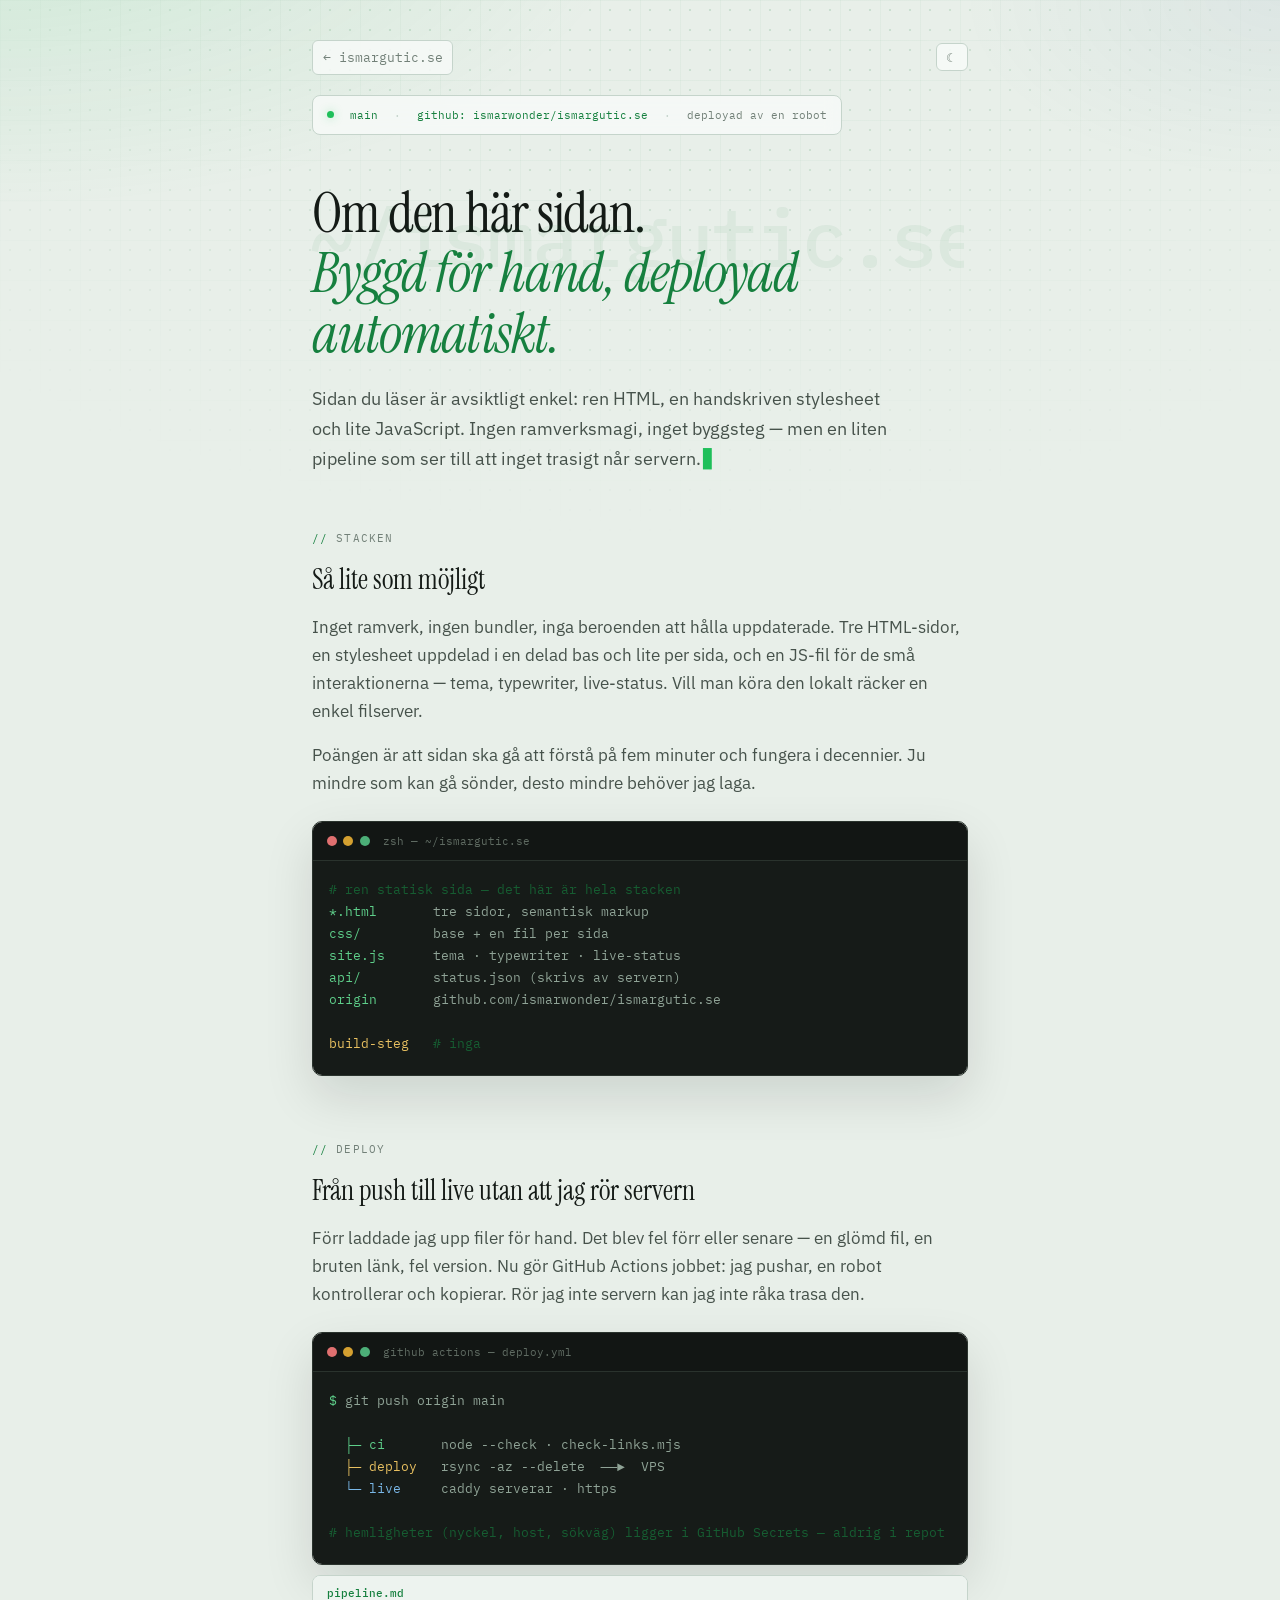
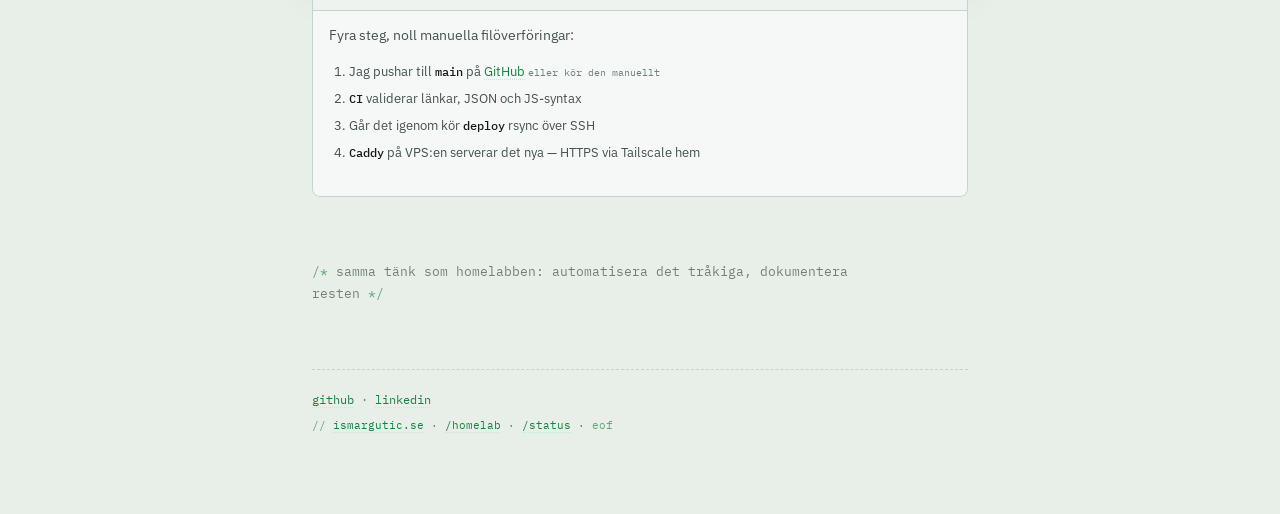
<file: om-sidan.html>
<!DOCTYPE html>
<html lang="sv">
<head>
  <meta charset="utf-8">
  <meta name="viewport" content="width=device-width, initial-scale=1">
  <title>Om sidan — ismargutic.se</title>
  <meta name="description" content="Hur den här sidan är byggd och hur den deployas — statisk kod och en liten pipeline.">
  <meta name="view-transition" content="same-origin">
  <link rel="preconnect" href="https://fonts.googleapis.com">
  <link rel="preconnect" href="https://fonts.gstatic.com" crossorigin>
  <link href="https://fonts.googleapis.com/css2?family=IBM+Plex+Mono:wght@400;500&family=IBM+Plex+Sans:wght@400;500;600&family=Instrument+Serif:ital@0;1&display=swap" rel="stylesheet">
  <link rel="stylesheet" href="css/base.css">
</head>
<body>
  <div class="page">

    <div class="page-toolbar reveal">
      <nav class="top-nav"><a href="index.html">← ismargutic.se</a></nav>
      <div class="page-tools">
        <button type="button" id="theme-toggle" class="theme-toggle" aria-label="Växla tema" aria-pressed="false">☾</button>
      </div>
    </div>

    <div class="status reveal reveal-1" aria-label="Repo">
      <span class="status-dot status-dot--ok" aria-hidden="true"></span>
      <span class="status-branch">main</span>
      <span class="status-sep">·</span>
      <a href="https://github.com/ismarwonder/ismargutic.se" class="status-branch" rel="noopener">github: ismarwonder/ismargutic.se</a>
      <span class="status-sep">·</span>
      <span>deployad av en robot</span>
    </div>

    <header class="hero hero--watermark-home reveal reveal-2">
      <h1>Om den här sidan.<br><em>Byggd för hand, deployad automatiskt.</em></h1>
      <p class="hero-intro cursor-line" data-typewriter data-typewriter-mode="words" data-typewriter-ms="38" data-typewriter-text="Sidan du läser är avsiktligt enkel: ren HTML, en handskriven stylesheet och lite JavaScript. Ingen ramverksmagi, inget byggsteg — men en liten pipeline som ser till att inget trasigt når servern."><noscript>Sidan du läser är avsiktligt enkel: ren HTML, en handskriven stylesheet och lite JavaScript. Ingen ramverksmagi, inget byggsteg — men en liten pipeline som ser till att inget trasigt når servern.</noscript></p>
    </header>

    <section class="reveal reveal-3" aria-labelledby="stack-heading" id="stack-heading">
      <p class="section-label">stacken</p>
      <h2>Så lite som möjligt</h2>
      <div class="prose">
        <p>
          Inget ramverk, ingen bundler, inga beroenden att hålla uppdaterade.
          Tre HTML-sidor, en stylesheet uppdelad i en delad bas och lite per sida,
          och en JS-fil för de små interaktionerna — tema, typewriter, live-status.
          Vill man köra den lokalt räcker en enkel filserver.
        </p>
        <p>
          Poängen är att sidan ska gå att förstå på fem minuter och fungera i
          decennier. Ju mindre som kan gå sönder, desto mindre behöver jag laga.
        </p>
      </div>

      <div class="shell shell--spaced" role="img" aria-label="Filträd">
        <div class="shell-bar">
          <span></span><span></span><span></span>
          <span class="shell-title">zsh — ~/ismargutic.se</span>
        </div>
        <div class="shell-body">
          <pre><span class="cm"># ren statisk sida — det här är hela stacken</span>
<span class="g">*.html</span>       tre sidor, semantisk markup
<span class="g">css/</span>         base + en fil per sida
<span class="g">site.js</span>      tema · typewriter · live-status
<span class="g">api/</span>         status.json (skrivs av servern)
<span class="g">origin</span>       github.com/ismarwonder/ismargutic.se

<span class="a">build-steg</span>   <span class="cm"># inga</span></pre>
        </div>
      </div>
    </section>

    <section class="reveal reveal-4" aria-labelledby="deploy-heading" id="deploy-heading">
      <p class="section-label">deploy</p>
      <h2>Från push till live utan att jag rör servern</h2>
      <div class="prose">
        <p>
          Förr laddade jag upp filer för hand. Det blev fel förr eller senare —
          en glömd fil, en bruten länk, fel version. Nu gör GitHub Actions jobbet:
          jag pushar, en robot kontrollerar och kopierar. Rör jag inte servern
          kan jag inte råka trasa den.
        </p>
      </div>

      <div class="shell shell--spaced" role="img" aria-label="Deploy-flöde">
        <div class="shell-bar">
          <span></span><span></span><span></span>
          <span class="shell-title">github actions — deploy.yml</span>
        </div>
        <div class="shell-body">
          <pre><span class="g">$</span> git push origin main

  <span class="g">├─ ci</span>       node --check · check-links.mjs
  <span class="a">├─ deploy</span>   rsync -az --delete  ──►  VPS
  <span class="b">└─ live</span>     caddy serverar · https

<span class="cm"># hemligheter (nyckel, host, sökväg) ligger i GitHub Secrets — aldrig i repot</span></pre>
        </div>
      </div>

      <div class="code-doc">
        <p class="code-doc-file">pipeline.md</p>
        <div class="code-doc-body">
          <p class="code-doc-lead">Fyra steg, noll manuella filöverföringar:</p>
          <ol class="code-doc-flow">
            <li>Jag pushar till <strong>main</strong> på <a href="https://github.com/ismarwonder/ismargutic.se" rel="noopener">GitHub</a> <span class="code-doc-meta">eller kör den manuellt</span></li>
            <li><strong>CI</strong> validerar länkar, JSON och JS-syntax</li>
            <li>Går det igenom kör <strong>deploy</strong> rsync över SSH</li>
            <li><strong>Caddy</strong> på VPS:en serverar det nya — HTTPS via Tailscale hem</li>
          </ol>
        </div>
      </div>
    </section>

    <p class="aside reveal reveal-5">
      <span class="cm">/*</span> samma tänk som homelabben: automatisera det tråkiga, dokumentera resten <span class="cm">*/</span>
    </p>

    <footer class="reveal reveal-5">
      <p class="site-links"><a href="https://github.com/ismarwonder" rel="noopener">github</a> · <a href="https://www.linkedin.com/in/ismar-gutic/" rel="noopener">linkedin</a></p>
      <p><span class="cm">//</span> <a href="index.html">ismargutic.se</a> · <a href="homelab.html">/homelab</a> · <a href="status.html">/status</a> · <span class="cm">eof</span></p>
    </footer>

  </div>
  <script src="site.js"></script>
</body>
</html>
</file>
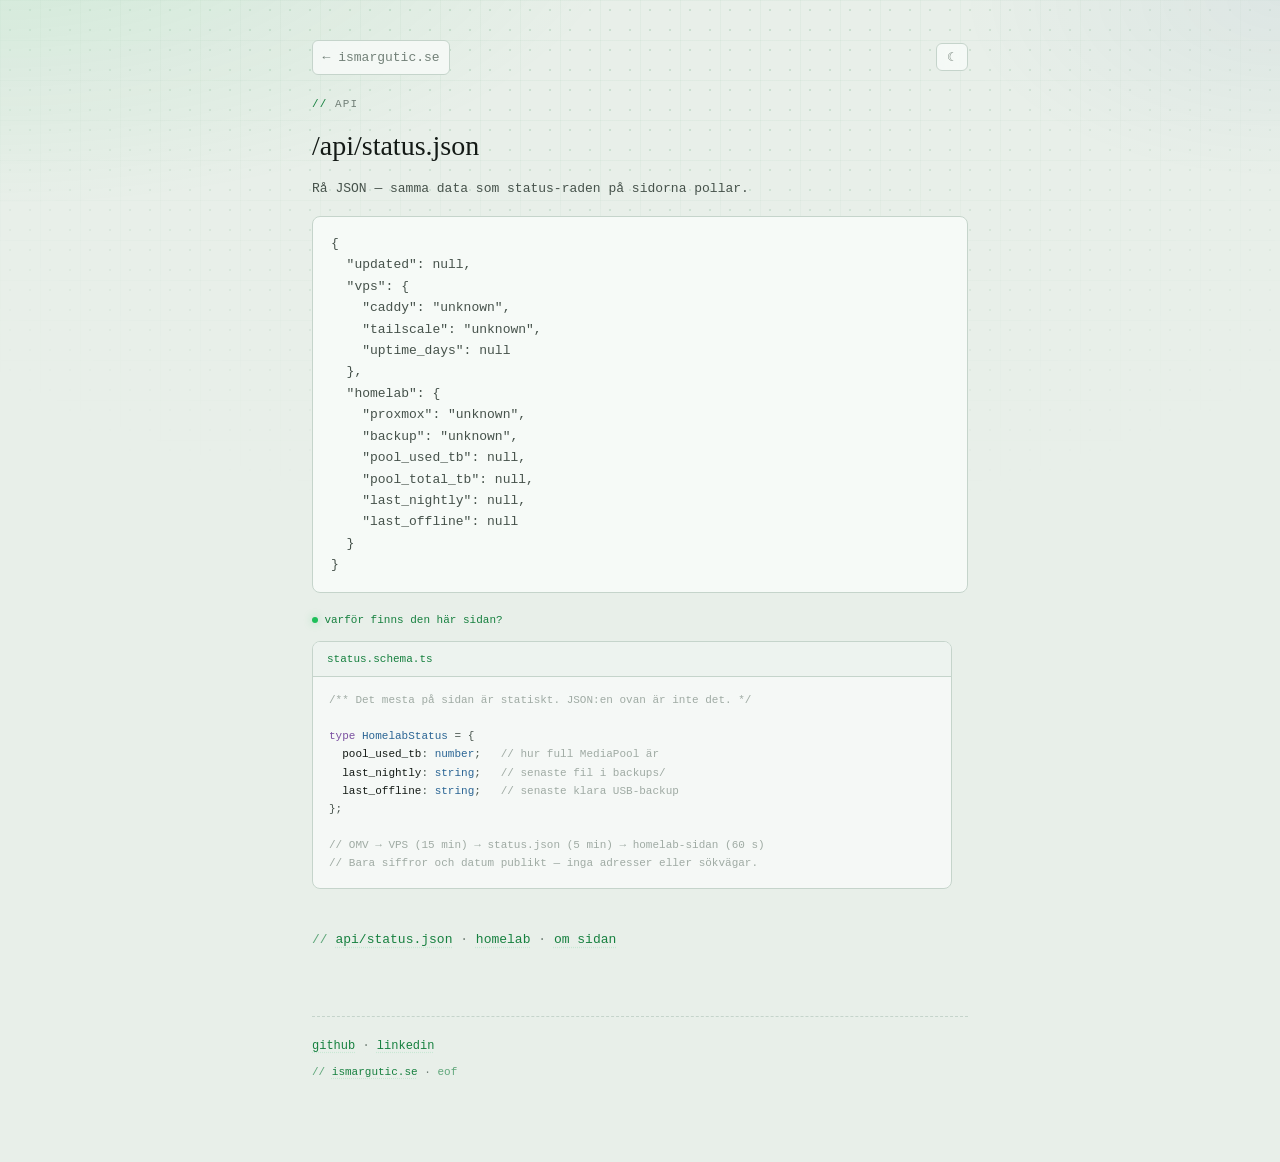
<file: status.html>
<!DOCTYPE html>
<html lang="sv">
<head>
  <meta charset="utf-8">
  <meta name="viewport" content="width=device-width, initial-scale=1">
  <title>status — ismargutic.se</title>
  <meta name="view-transition" content="same-origin">
  <link rel="stylesheet" href="css/base.css">
  <link rel="stylesheet" href="css/status.css">
  <script>
    try {
      var t = localStorage.getItem("ismargutic-theme");
      if (t) document.documentElement.setAttribute("data-theme", t);
    } catch (e) {}
  </script>
</head>
<body>
  <div class="page status-page">
    <div class="page-toolbar">
      <nav class="top-nav"><a href="index.html">← ismargutic.se</a></nav>
      <div class="page-tools">
        <button type="button" id="theme-toggle" class="theme-toggle" aria-label="Växla tema" aria-pressed="false">☾</button>
      </div>
    </div>
    <p class="section-label">api</p>
    <h2>/api/status.json</h2>
    <p class="prose">Rå JSON — samma data som status-raden på sidorna pollar.</p>
    <pre class="json-pre" id="out">laddar…</pre>

    <details class="status-funfact" open>
      <summary><span class="status-live-dot" aria-hidden="true"></span> varför finns den här sidan?</summary>
      <div class="code-doc">
        <p class="code-doc-file">status.schema.ts</p>
        <div class="code-doc-body">
          <pre class="code-doc-pre"><span class="cm">/** Det mesta på sidan är statiskt. JSON:en ovan är inte det. */</span>

<span class="kw">type</span> <span class="ty">HomelabStatus</span> = {
  <span class="prop">pool_used_tb</span>: <span class="ty">number</span>;   <span class="cm">// hur full MediaPool är</span>
  <span class="prop">last_nightly</span>: <span class="ty">string</span>;   <span class="cm">// senaste fil i backups/</span>
  <span class="prop">last_offline</span>: <span class="ty">string</span>;   <span class="cm">// senaste klara USB-backup</span>
};

<span class="cm">// OMV → VPS (15 min) → status.json (5 min) → homelab-sidan (60 s)</span>
<span class="cm">// Bara siffror och datum publikt — inga adresser eller sökvägar.</span></pre>
        </div>
      </div>
    </details>

    <p class="aside"><span class="cm">//</span> <a href="api/status.json">api/status.json</a> · <a href="homelab.html">homelab</a> · <a href="om-sidan.html">om sidan</a></p>

    <footer>
      <p class="site-links"><a href="https://github.com/ismarwonder" rel="noopener">github</a> · <a href="https://www.linkedin.com/in/ismar-gutic/" rel="noopener">linkedin</a></p>
      <p><span class="cm">//</span> <a href="index.html">ismargutic.se</a> · <span class="cm">eof</span></p>
    </footer>
  </div>
  <script src="site.js"></script>
  <script>
    fetch("api/status.json?t=" + Date.now())
      .then(function (r) { return r.json(); })
      .then(function (d) { document.getElementById("out").textContent = JSON.stringify(d, null, 2); })
      .catch(function () { document.getElementById("out").textContent = "kunde inte hämta status"; });
  </script>
</body>
</html>
</file>
<file: css/base.css>
/* ismargutic.se — base styles
 *
 * Delad grund + komponenter som används på flera sidor. Sidspecifik stil
 * ligger i css/homelab.css och css/status.css.
 *
 * Innehåll:
 *   1. Reset + design tokens (+ dark mode)
 *   2. Layout (body, bakgrund, .page)
 *   3. Animationer (reveal, keyframes)
 *   4. Toolbar + temaknapp + nav
 *   5. Status-pill (delad bas)
 *   6. Hero
 *   7. Typografi (rubriker, prose, cursor-line)
 *   8. Shell / terminal-komponent
 *   9. Glow-card
 *  10. Aside + footer
 *  11. Code-doc (delad)
 *  12. View transitions
 *  13. Mobil (delade element)
 */

/* ── 1. reset + tokens ── */
* { box-sizing: border-box; margin: 0; padding: 0; }

:root {
  --bg: #e8efe9;
  --surface: #f6faf7;
  --surface-2: #edf3ef;
  --text: #141a16;
  --muted: #46524b;
  --dim: #728078;
  --green: #16803f;
  --green-bright: #1fbf5a;
  --green-glow: rgba(31, 191, 90, 0.35);
  --green-soft: #c8e8d4;
  --amber: #9a7018;
  --rose: #a84848;
  --border: #c5d4cb;
  --shell-bg: #161b18;
  --shell-bar: #121614;
  --shell-border: #2a332d;
  --card: rgba(246, 250, 247, 0.88);
  --mono: "IBM Plex Mono", ui-monospace, monospace;
  --sans: "IBM Plex Sans", system-ui, sans-serif;
  --serif: "Instrument Serif", Georgia, serif;
}

/* dark mode — explicit toggle wins, annars följ systemets preferens */
[data-theme="dark"] {
  --bg: #0f1411;
  --surface: #161c18;
  --surface-2: #1a221c;
  --text: #e8f0ea;
  --muted: #9aab9f;
  --dim: #6a7a70;
  --border: #2a352e;
  --green-soft: #1a3d28;
  --shell-bg: #0a0e0c;
  --shell-bar: #060908;
  --shell-border: #1e2822;
  --card: rgba(22, 28, 24, 0.94);
}

@media (prefers-color-scheme: dark) {
  :root:not([data-theme="light"]) {
    --bg: #0f1411;
    --surface: #161c18;
    --surface-2: #1a221c;
    --text: #e8f0ea;
    --muted: #9aab9f;
    --dim: #6a7a70;
    --border: #2a352e;
    --green-soft: #1a3d28;
    --shell-bg: #0a0e0c;
    --shell-bar: #060908;
    --shell-border: #1e2822;
    --card: rgba(22, 28, 24, 0.94);
  }
}

/* ── 2. layout ── */
html { scroll-behavior: smooth; }

body {
  font-family: var(--sans);
  background: var(--bg);
  color: var(--text);
  line-height: 1.65;
  font-size: 1.0625rem;
  min-height: 100vh;
}

/* layered bg */
body::before,
body::after {
  content: "";
  position: fixed;
  inset: 0;
  pointer-events: none;
  z-index: 0;
}

body::before {
  background:
    radial-gradient(ellipse 90% 60% at 0% -10%, rgba(31, 191, 90, 0.12), transparent 55%),
    radial-gradient(ellipse 50% 40% at 100% 0%, rgba(42, 100, 148, 0.06), transparent 50%);
}

body::after {
  background-image:
    radial-gradient(circle at center, rgba(22, 128, 63, 0.14) 1px, transparent 1px),
    linear-gradient(rgba(22, 128, 63, 0.035) 1px, transparent 1px),
    linear-gradient(90deg, rgba(22, 128, 63, 0.035) 1px, transparent 1px);
  background-size: 20px 20px, 40px 40px, 40px 40px;
  -webkit-mask-image: radial-gradient(ellipse 100% 80% at 50% 0%, #000 20%, transparent 75%);
  mask-image: radial-gradient(ellipse 100% 80% at 50% 0%, #000 20%, transparent 75%);
}

.page {
  position: relative;
  z-index: 1;
  max-width: 44rem;
  margin: 0 auto;
  padding: 2.5rem 1.5rem 5rem;
  overflow-anchor: auto;
}

/* ── 3. animationer ── */
@media (prefers-reduced-motion: no-preference) {
  .reveal { animation: rise 0.65s cubic-bezier(0.22, 1, 0.36, 1) both; }
  .reveal-1 { animation-delay: 0.05s; }
  .reveal-2 { animation-delay: 0.12s; }
  .reveal-3 { animation-delay: 0.2s; }
  .reveal-4 { animation-delay: 0.28s; }
  .reveal-5 { animation-delay: 0.36s; }
  .reveal-6 { animation-delay: 0.44s; }
  .reveal-7 { animation-delay: 0.52s; }
  .reveal-8 { animation-delay: 0.6s; }
}

@keyframes rise {
  from { opacity: 0; transform: translateY(14px); }
  to { opacity: 1; transform: translateY(0); }
}

@keyframes blink {
  0%, 49% { opacity: 1; }
  50%, 100% { opacity: 0; }
}

/* ── 4. toolbar + tema + nav ── */
.page-toolbar {
  display: flex;
  flex-wrap: wrap;
  align-items: center;
  justify-content: space-between;
  gap: 0.75rem;
  margin-bottom: 1.25rem;
}

.page-toolbar .top-nav {
  margin-bottom: 0;
}

.page-tools {
  display: flex;
  align-items: center;
  gap: 0.5rem;
  flex-wrap: wrap;
  justify-content: flex-end;
}

.theme-toggle {
  font-family: var(--mono);
  font-size: 0.75rem;
  color: var(--dim);
  background: var(--card);
  border: 1px solid var(--border);
  border-radius: 0.375rem;
  padding: 0.35rem 0.6rem;
  cursor: pointer;
  backdrop-filter: blur(8px);
  -webkit-backdrop-filter: blur(8px);
}

.theme-toggle:hover { color: var(--green); border-color: var(--green-soft); }

[data-theme="dark"] .theme-toggle {
  background: var(--card);
}

@media (prefers-color-scheme: dark) {
  :root:not([data-theme="light"]) .theme-toggle {
    background: var(--card);
  }
}

.top-nav {
  margin-bottom: 1.25rem;
}

.top-nav a {
  display: inline-flex;
  align-items: center;
  gap: 0.35rem;
  font-family: var(--mono);
  font-size: 0.8125rem;
  color: var(--dim);
  text-decoration: none;
  padding: 0.35rem 0.6rem;
  border: 1px solid var(--border);
  border-radius: 0.375rem;
  background: var(--card);
  backdrop-filter: blur(8px);
  -webkit-backdrop-filter: blur(8px);
  transition: color 0.15s, border-color 0.15s;
}

.top-nav a:hover {
  color: var(--green);
  border-color: var(--green-soft);
}

/* ── 5. status pill (delad bas) ── */
.status {
  display: flex;
  flex-wrap: wrap;
  align-items: center;
  gap: 0.5rem 1rem;
  font-family: var(--mono);
  font-size: 0.6875rem;
  color: var(--dim);
  margin-bottom: 3rem;
  padding: 0.625rem 0.875rem;
  background: var(--card);
  border: 1px solid var(--border);
  border-radius: 0.5rem;
  backdrop-filter: blur(8px);
  -webkit-backdrop-filter: blur(8px);
  width: fit-content;
  max-width: 100%;
}

.status-dot {
  width: 7px;
  height: 7px;
  border-radius: 50%;
  background: var(--green-bright);
  box-shadow: 0 0 10px var(--green-glow);
  flex-shrink: 0;
}

.status-branch { color: var(--green); }

a.status-branch {
  text-decoration: none;
}

a.status-branch:hover {
  text-decoration: underline dotted;
  text-underline-offset: 3px;
}

.status-sep { color: var(--border); }

/* ── 6. hero ── */
.hero {
  position: relative;
  margin-bottom: 3.5rem;
}

.hero--watermark-home::before { content: "~/ismargutic.se"; }
.hero--watermark-lab::before { content: "~/pages/homelab"; }
.hero--watermark-compys::before { content: "~/pages/compys"; }

.hero::before {
  position: absolute;
  top: -0.75rem;
  left: -0.25rem;
  font-family: var(--mono);
  font-size: clamp(2rem, 10vw, 5rem);
  font-weight: 500;
  letter-spacing: -0.04em;
  color: var(--green);
  opacity: 0.06;
  white-space: nowrap;
  pointer-events: none;
  user-select: none;
  max-width: 100%;
  overflow: hidden;
}

.hero h1 {
  font-family: var(--serif);
  font-size: clamp(2.25rem, 8vw, 3.5rem);
  font-weight: 400;
  line-height: 1.08;
  letter-spacing: -0.02em;
  margin-bottom: 1.25rem;
}

.hero h1 em {
  font-style: italic;
  color: var(--green);
}

.hero-intro {
  font-size: 1.125rem;
  color: var(--muted);
  max-width: 36rem;
  margin-bottom: 1rem;
}

.hero-aside {
  font-size: 0.9375rem;
  color: var(--dim);
  max-width: 36rem;
  padding-left: 1rem;
  border-left: 2px solid var(--green-soft);
}

/* ── 7. typografi ── */
.cursor-line::after {
  content: "▋";
  display: inline-block;
  margin-left: 2px;
  color: var(--green-bright);
  animation: blink 1.05s step-end infinite;
}

.cursor-line--typing::after {
  animation: blink 0.85s step-end infinite;
}

@media (prefers-reduced-motion: reduce) {
  .cursor-line::after { animation: none; opacity: 0.6; }
}

section { margin-bottom: 4rem; }

.section-label {
  font-family: var(--mono);
  font-size: 0.6875rem;
  letter-spacing: 0.1em;
  text-transform: uppercase;
  color: var(--dim);
  margin-bottom: 1rem;
}

.section-label::before {
  content: "// ";
  color: var(--green);
}

h2 {
  font-family: var(--serif);
  font-size: 1.75rem;
  font-weight: 400;
  line-height: 1.2;
  margin-bottom: 1rem;
}

.prose { color: var(--muted); }
.prose p + p { margin-top: 1rem; }

.prose a,
.hero-aside a,
.aside a,
.code-doc-flow a,
footer a {
  color: var(--green);
  text-decoration: underline dotted;
  text-underline-offset: 3px;
  text-decoration-color: var(--green-soft);
  transition: color 0.15s, text-decoration-color 0.15s;
}

.prose a:hover,
.hero-aside a:hover,
.aside a:hover,
.code-doc-flow a:hover,
footer a:hover {
  color: var(--green-bright);
  text-decoration-color: var(--green);
}

.cm { color: var(--green); opacity: 0.65; }

/* ── 8. shell / terminal-komponent ── */
.shell {
  border-radius: 0.625rem;
  overflow: hidden;
  border: 1px solid var(--shell-border);
  box-shadow:
    0 1px 0 rgba(255, 255, 255, 0.06) inset,
    0 20px 50px rgba(10, 20, 14, 0.12);
}

.shell--spaced { margin-top: 1.5rem; }
.shell--spaced-bottom { margin-bottom: 2.5rem; }

.shell-bar {
  display: flex;
  align-items: center;
  gap: 0.4rem;
  padding: 0.6rem 0.875rem;
  background: var(--shell-bar);
  border-bottom: 1px solid var(--shell-border);
}

.shell-bar > span:nth-child(-n+3) {
  width: 10px;
  height: 10px;
  border-radius: 50%;
  flex-shrink: 0;
}

.shell-bar > span:nth-child(1) { background: #e07070; }
.shell-bar > span:nth-child(2) { background: #d4a030; }
.shell-bar > span:nth-child(3) { background: #4caf78; }

.shell-title {
  margin-left: 0.4rem;
  flex: 1;
  min-width: 0;
  font-family: var(--mono);
  font-size: 0.6875rem;
  color: #5f6b62;
  overflow: hidden;
  text-overflow: ellipsis;
  white-space: nowrap;
}

.shell-body {
  padding: 1.125rem 1rem 1.25rem;
  background: var(--shell-bg);
  font-family: var(--mono);
  font-size: 0.8125rem;
  line-height: 1.75;
  color: #8fa396;
}

.shell-body pre {
  margin: 0;
  font: inherit;
  line-height: 1.7;
  overflow-x: auto;
  white-space: pre;
}

.shell-prompt { color: var(--green-bright); }
.shell-cmd { color: #c8d4cc; }
.shell-comment { color: #4d5a52; display: block; margin-top: 0.75rem; }

.shell-body .c { color: #5a665e; }
.shell-body .g { color: #5ecf8a; }
.shell-body .a { color: #e8c060; }
.shell-body .b { color: #7ab8e8; }

.shell-link {
  display: block;
  margin-top: 0.5rem;
  padding: 0.75rem 0.875rem;
  background: rgba(31, 191, 90, 0.06);
  border: 1px solid rgba(31, 191, 90, 0.18);
  border-radius: 0.375rem;
  text-decoration: none;
  color: inherit;
  transition: background 0.2s, border-color 0.2s, transform 0.2s;
}

.shell-link:hover {
  background: rgba(31, 191, 90, 0.11);
  border-color: rgba(31, 191, 90, 0.35);
  transform: translateX(3px);
}

.shell-link-row {
  display: flex;
  align-items: baseline;
  justify-content: space-between;
  gap: 1rem;
}

.shell-link .perm { color: #5f8a72; }
.shell-link .name { color: #e8f5ec; font-weight: 500; }
.shell-link .open {
  color: var(--green-bright);
  font-size: 0.6875rem;
  flex-shrink: 0;
}

.shell-link .desc {
  display: block;
  margin-top: 0.35rem;
  font-size: 0.75rem;
  color: #7a8b80;
  line-height: 1.5;
}

/* ── 9. glow card ── */
.glow-card {
  position: relative;
  padding: 1px;
  border-radius: 0.625rem;
  background: var(--surface-2);
  margin-bottom: 2.5rem;
  overflow: hidden;
  isolation: isolate;
}

.glow-card::before {
  content: "";
  position: absolute;
  inset: -100%;
  background: conic-gradient(
    from 0deg,
    transparent 0deg,
    var(--green-bright) 80deg,
    transparent 160deg
  );
  opacity: 0.4;
  animation: glow-spin 8s linear infinite;
}

@keyframes glow-spin {
  to { transform: rotate(360deg); }
}

@media (prefers-reduced-motion: reduce) {
  .glow-card::before { animation: none; opacity: 0.15; }
}

.glow-card-inner {
  position: relative;
  z-index: 1;
  padding: 1rem 1.125rem;
  background: var(--surface);
  border-radius: calc(0.625rem - 1px);
  font-family: var(--mono);
  font-size: 0.75rem;
  color: var(--dim);
}

.glow-card-inner .kw { color: var(--green); }
.glow-card-inner .str { color: var(--muted); }

/* ── 10. aside + footer ── */
.aside {
  font-family: var(--mono);
  font-size: 0.8125rem;
  color: var(--dim);
  max-width: 36rem;
  line-height: 1.7;
}

footer {
  margin-top: 4rem;
  padding-top: 1.25rem;
  border-top: 1px dashed var(--border);
  font-family: var(--mono);
  font-size: 0.6875rem;
  color: var(--dim);
}

footer p {
  margin: 0;
}

footer p + p {
  margin-top: 0.4rem;
}

.site-links {
  font-size: 0.75rem;
}

/* ── 11. code-doc — editor note, not terminal (delad) ── */
.code-doc {
  margin-top: 0.625rem;
  background: var(--card);
  border: 1px solid var(--border);
  border-radius: 0.5rem;
  overflow: hidden;
}

.code-doc-file {
  margin: 0;
  padding: 0.5rem 0.875rem;
  font-family: var(--mono);
  font-size: 0.6875rem;
  font-weight: 500;
  color: var(--green);
  background: var(--surface-2);
  border-bottom: 1px solid var(--border);
}

.code-doc-body {
  padding: 0.875rem 1rem 1rem;
}

.code-doc-lead {
  font-size: 0.875rem;
  color: var(--muted);
  margin-bottom: 0.875rem;
  line-height: 1.55;
}

.code-doc-flow {
  margin: 0 0 1rem;
  padding-left: 1.25rem;
  font-size: 0.8125rem;
  color: var(--muted);
  line-height: 1.65;
}

.code-doc-flow li + li { margin-top: 0.35rem; }

.code-doc-flow strong {
  font-family: var(--mono);
  font-size: 0.75rem;
  font-weight: 500;
  color: var(--text);
}

.code-doc-meta {
  font-family: var(--mono);
  font-size: 0.625rem;
  color: var(--dim);
}

.code-doc-dl {
  margin: 0;
  display: grid;
  gap: 0.625rem;
}

.code-doc-dl div {
  display: grid;
  grid-template-columns: 5.5rem 1fr;
  gap: 0.625rem;
  align-items: baseline;
  padding-top: 0.625rem;
  border-top: 1px dashed var(--border);
}

.code-doc-dl dt {
  font-family: var(--mono);
  font-size: 0.6875rem;
  font-weight: 500;
  color: var(--green);
}

.code-doc-dl dd {
  margin: 0;
  font-size: 0.8125rem;
  color: var(--muted);
  line-height: 1.5;
}

.code-doc-dl code {
  font-family: var(--mono);
  font-size: 0.75em;
  padding: 0.1em 0.3em;
  background: var(--surface-2);
  border-radius: 0.2rem;
}

.code-doc-pre {
  margin: 0;
  font-family: var(--mono);
  font-size: 0.6875rem;
  line-height: 1.65;
  color: var(--muted);
  overflow-x: auto;
  white-space: pre;
}

.code-doc-pre .kw { color: #7a4fa0; }
.code-doc-pre .ty { color: #2a6494; }
.code-doc-pre .prop { color: var(--text); }
.code-doc-pre .cm { color: var(--dim); }

/* ── 12. view transitions ── */
@view-transition { navigation: auto; }

@media (prefers-reduced-motion: no-preference) {
  ::view-transition-old(root),
  ::view-transition-new(root) {
    animation-duration: 0.25s;
  }
}

/* ── 13. mobil (delade element) ── */
@media (max-width: 640px) {
  .page {
    padding: 1.5rem 1rem 4rem;
  }

  .page-toolbar {
    margin-bottom: 1rem;
  }

  .status {
    width: 100%;
    gap: 0.35rem 0.5rem;
    padding: 0.5rem 0.75rem;
    font-size: 0.625rem;
    line-height: 1.45;
  }

  .code-doc-body {
    padding: 0.75rem 0.875rem 0.875rem;
  }

  .code-doc-flow {
    padding-left: 1.125rem;
    font-size: 0.75rem;
  }

  .code-doc-dl div {
    grid-template-columns: 1fr;
    gap: 0.15rem;
  }

  .code-doc-dl dd {
    font-size: 0.75rem;
  }

  .hero h1 {
    font-size: clamp(1.875rem, 9vw, 2.5rem);
  }

  .shell-body,
  .shell-body pre {
    font-size: 0.6875rem;
  }

  h2 {
    font-size: 1.5rem;
    line-height: 1.25;
  }
}

@media (max-width: 420px) {
  .code-doc-dl div { grid-template-columns: 1fr; gap: 0.2rem; }
}
</file>
<file: css/homelab.css>
/* ismargutic.se — homelab page styles
 *
 * Endast delar som är unika för homelab.html. Delad grund/komponenter
 * (layout, hero, shell, code-doc, footer …) ligger i css/base.css.
 *
 * Innehåll:
 *   1. Status-rad med utfällbar förklaring
 *   2. Tldr som git-log
 *   3. Stories + inline code-play
 *   4. Infra-split (proxmox/omv)
 *   5. Nätverkskarta
 *   6. Backup-simulator
 *   7. Docs ls-listning
 *   8. Plain-language-läge
 *   9. Mobil (homelab-element)
 */

/* ── 1. status-rad + utfällbar förklaring ── */
button.status-branch {
  font-family: inherit;
  font-size: inherit;
  font-weight: inherit;
  letter-spacing: inherit;
  color: var(--green);
  background: none;
  border: none;
  padding: 0;
  cursor: pointer;
  text-decoration: underline dotted transparent;
  text-underline-offset: 3px;
  transition: text-decoration-color 0.15s;
}

button.status-branch:hover,
.status-wrap--open button.status-branch {
  text-decoration-color: var(--green-soft);
}

.status-wrap {
  width: fit-content;
  max-width: 100%;
  margin-bottom: 3rem;
}

.status-wrap .status {
  margin-bottom: 0;
}

.status-wrap--open .status {
  border-radius: 0.5rem 0.5rem 0 0;
  border-bottom-color: transparent;
}

.status-panel {
  max-width: 40rem;
}

.code-doc--panel {
  margin-top: 0;
  border-radius: 0 0 0.5rem 0.5rem;
  border-top: none;
}

@media (prefers-reduced-motion: no-preference) {
  .status-panel:not([hidden]) {
    animation: rise 0.35s cubic-bezier(0.22, 1, 0.36, 1) both;
  }
}

.status-dot--warn {
  background: #d4a030;
  box-shadow: 0 0 10px rgba(212, 160, 48, 0.4);
}

/* ── 2. tldr timeline (git-log) ── */
.tldr {
  margin-bottom: 3.5rem;
}

.tldr-card {
  padding: 1.25rem 1.375rem 1.375rem;
  background: var(--card);
  border: 1px solid var(--border);
  border-radius: 0.625rem;
  backdrop-filter: blur(8px);
  -webkit-backdrop-filter: blur(8px);
  box-shadow: 0 12px 40px rgba(22, 128, 63, 0.06);
}

.tldr-header {
  display: flex;
  flex-wrap: wrap;
  align-items: baseline;
  justify-content: space-between;
  gap: 0.5rem 1rem;
  margin-bottom: 1.25rem;
  padding-bottom: 0.875rem;
  border-bottom: 1px solid var(--border);
}

.tldr-tag {
  font-family: var(--mono);
  font-size: 0.75rem;
  font-weight: 500;
  color: var(--green);
}

.tldr-meta {
  font-family: var(--mono);
  font-size: 0.6875rem;
  color: var(--dim);
}

.tldr-today {
  margin-top: 1.375rem;
  padding-top: 1.125rem;
  border-top: 1px solid var(--border);
}

.tldr-today-label {
  font-family: var(--mono);
  font-size: 0.625rem;
  letter-spacing: 0.08em;
  text-transform: uppercase;
  color: var(--green);
  margin-bottom: 0.35rem;
}

.tldr-today-body {
  font-size: 0.875rem;
  color: var(--muted);
  line-height: 1.6;
  max-width: 40rem;
  margin: 0;
}

.git-log {
  font-family: var(--mono);
  font-size: 0.75rem;
  line-height: 1.6;
}

.git-commit {
  display: grid;
  grid-template-columns: 1.25rem 4.5rem 1fr;
  gap: 0 0.5rem;
  align-items: baseline;
  margin-bottom: 0.125rem;
}

.git-commit--body {
  margin-bottom: 0.875rem;
}

.git-graph { color: var(--green); user-select: none; }
.git-hash { color: var(--amber); font-size: 0.6875rem; }
.git-subject { color: var(--text); font-weight: 500; }
.git-body {
  grid-column: 2 / -1;
  font-size: 0.8125rem;
  color: var(--muted);
  line-height: 1.55;
  padding: 0.25rem 0 0 0.5rem;
  border-left: 1px solid var(--border);
  margin-left: 0.25rem;
}

.git-commit--past .git-graph,
.git-commit--past .git-hash { color: var(--dim); }

/* ── 3. stories + inline code-play ── */
.stories { display: grid; gap: 1rem; }

.story {
  position: relative;
  padding: 1.375rem;
  background: var(--card);
  border: 1px solid var(--border);
  border-radius: 0.5rem;
  backdrop-filter: blur(6px);
  -webkit-backdrop-filter: blur(6px);
  overflow-wrap: break-word;
  word-wrap: break-word;
  min-width: 0;
  max-width: 100%;
}

.story .shell,
.story .code-play,
.story .backup-sim {
  max-width: 100%;
}

.story-tag {
  font-family: var(--mono);
  font-size: 0.625rem;
  letter-spacing: 0.08em;
  text-transform: uppercase;
  color: var(--green);
  margin-bottom: 0.35rem;
}

.story h3 {
  font-family: var(--serif);
  font-size: 1.25rem;
  font-weight: 400;
  margin-bottom: 0.5rem;
  line-height: 1.25;
}

.story-lead {
  font-size: 0.9375rem;
  color: var(--text);
  margin-bottom: 0.75rem;
  line-height: 1.55;
}

.story-body {
  color: var(--muted);
  font-size: 0.9375rem;
}

.story-body p + p { margin-top: 0.75rem; }

.story-note {
  margin-top: 0.875rem;
  padding-top: 0.875rem;
  border-top: 1px dashed var(--border);
  font-family: var(--mono);
  font-size: 0.6875rem;
  color: var(--dim);
  letter-spacing: 0.02em;
  overflow-wrap: anywhere;
}

.story--photo .story-tag { color: var(--amber); }
.story--net .story-tag { color: var(--green); }
.story--auto .story-tag { color: var(--rose); }
.story--backup .story-tag { color: #2a6494; }

.story-body code {
  font-family: var(--mono);
  font-size: 0.8125em;
  padding: 0.1em 0.35em;
  background: var(--surface-2);
  border-radius: 0.25rem;
}

.code-play {
  margin: 1rem 0 1.125rem;
  border-radius: 0.5rem;
  overflow: hidden;
  border: 1px solid var(--shell-border);
  box-shadow: 0 8px 24px rgba(10, 20, 14, 0.08);
  min-width: 0;
  max-width: 100%;
}

.code-play-bar {
  display: flex;
  align-items: center;
  gap: 0.35rem;
  padding: 0.5rem 0.75rem;
  background: var(--shell-bar);
  border-bottom: 1px solid var(--shell-border);
  flex-wrap: nowrap;
  min-width: 0;
}

.code-play-bar > span:nth-child(-n+3) {
  width: 8px;
  height: 8px;
  border-radius: 50%;
  flex-shrink: 0;
}

.code-play-bar > span:nth-child(1) { background: #e07070; }
.code-play-bar > span:nth-child(2) { background: #d4a030; }
.code-play-bar > span:nth-child(3) { background: #4caf78; }

.code-play-title {
  margin-left: 0.35rem;
  flex: 1;
  min-width: 0;
  font-family: var(--mono);
  font-size: 0.625rem;
  color: #5f6b62;
  white-space: nowrap;
  overflow: hidden;
  text-overflow: ellipsis;
}

.code-play-body {
  background: var(--shell-bg);
  padding: 0.875rem 0.875rem 0.75rem;
  min-width: 0;
  overflow-x: auto;
  -webkit-overflow-scrolling: touch;
}

.code-play-body pre {
  margin: 0 0 0.875rem;
  font-family: var(--mono);
  font-size: 0.6875rem;
  line-height: 1.65;
  color: #8fa396;
  white-space: pre;
  width: max-content;
  max-width: none;
}

.code-play .kw { color: #c792ea; }
.code-play .fn { color: #82aaff; }
.code-play .ty { color: #ffcb6b; }
.code-play .num { color: #f78c6c; }
.code-play .cm { color: #4d5a52; }
.code-play .hl { color: var(--green-bright); font-weight: 500; }
.code-play .out { color: #ff5370; font-weight: 500; }

.code-play-slider {
  display: flex;
  align-items: center;
  gap: 0.625rem;
  font-family: var(--mono);
  font-size: 0.6875rem;
  color: #6a7a70;
  padding-top: 0.625rem;
  border-top: 1px solid #252b27;
}

.code-play-slider input[type="range"] {
  flex: 1;
  min-width: 0;
  height: 4px;
  accent-color: var(--green-bright);
  cursor: pointer;
}

.code-play-hint {
  color: #4d5a52;
  font-size: 0.625rem;
  white-space: nowrap;
}

@media (max-width: 420px) {
  .code-play-hint { display: none; }
}

/* ── 4. infra split (proxmox / omv) ── */
.infra-grid {
  display: grid;
  gap: 0.75rem;
  margin-top: 1.25rem;
}

@media (min-width: 560px) {
  .infra-grid { grid-template-columns: 1fr 1fr; }
}

.infra-card {
  padding: 1rem 1.125rem;
  background: var(--card);
  border: 1px solid var(--border);
  border-radius: 0.5rem;
  backdrop-filter: blur(6px);
  -webkit-backdrop-filter: blur(6px);
}

.infra-card h3 {
  font-family: var(--mono);
  font-size: 0.75rem;
  font-weight: 500;
  color: var(--green);
  margin-bottom: 0.625rem;
  letter-spacing: 0.02em;
}

.infra-card p {
  font-size: 0.875rem;
  color: var(--muted);
  line-height: 1.55;
}

.infra-card p + p { margin-top: 0.5rem; }

.infra-card ul {
  margin-top: 0.5rem;
  padding-left: 1.125rem;
  font-size: 0.8125rem;
  color: var(--dim);
}

.infra-card li + li { margin-top: 0.25rem; }

/* ── 5. nätverkskarta ── */
.net-map {
  position: relative;
  font-family: var(--mono);
  font-size: 0.75rem;
  padding: 1rem 0.5rem;
}

.net-hint {
  font-size: 0.625rem;
  color: var(--dim);
  margin-bottom: 1rem;
}

.net-tier {
  display: flex;
  flex-wrap: wrap;
  justify-content: center;
  gap: 0.5rem;
  margin-bottom: 0.75rem;
}

.net-node {
  padding: 0.35rem 0.65rem;
  border: 1px solid var(--shell-border);
  border-radius: 0.25rem;
  background: rgba(255, 255, 255, 0.03);
  color: #8fa396;
  cursor: default;
  transition: background 0.15s, border-color 0.15s, color 0.15s;
}

.net-node--active {
  background: rgba(31, 191, 90, 0.15);
  border-color: rgba(31, 191, 90, 0.45);
  color: #b8f0cc;
}

.net-connector {
  text-align: center;
  color: #4d5a52;
  font-size: 0.6875rem;
  margin: 0.25rem 0;
}

.net-edge {
  display: block;
  height: 1px;
  background: #2a332d;
  margin: 0 auto 0.5rem;
  max-width: 60%;
  transition: background 0.15s;
}

.net-edge--active { background: var(--green-bright); box-shadow: 0 0 8px var(--green-glow); }

/* ── 6. backup-simulator ── */
.backup-sim {
  margin: 1rem 0;
  padding: 1rem;
  background: var(--surface-2);
  border: 1px solid var(--border);
  border-radius: 0.5rem;
}

.backup-sim-q {
  font-family: var(--mono);
  font-size: 0.6875rem;
  color: var(--dim);
  margin-bottom: 0.625rem;
}

.backup-sim-btns {
  display: flex;
  flex-wrap: wrap;
  gap: 0.375rem;
  margin-bottom: 0.875rem;
}

.backup-sim-btns button {
  font-family: var(--mono);
  font-size: 0.6875rem;
  padding: 0.35rem 0.65rem;
  border: 1px solid var(--border);
  border-radius: 0.25rem;
  background: var(--surface);
  color: var(--muted);
  cursor: pointer;
}

.backup-sim-btns button:hover,
.backup-sim-btn--active {
  border-color: var(--green-soft);
  color: var(--green);
}

.backup-layers {
  display: grid;
  gap: 0.375rem;
  margin-bottom: 0.75rem;
}

.backup-layer {
  font-family: var(--mono);
  font-size: 0.6875rem;
  padding: 0.4rem 0.65rem;
  border: 1px dashed var(--border);
  border-radius: 0.25rem;
  color: var(--dim);
  transition: all 0.2s;
}

.backup-layer--active {
  border-style: solid;
  border-color: var(--green);
  background: rgba(31, 191, 90, 0.08);
  color: var(--green);
}

.backup-sim-result {
  font-size: 0.8125rem;
  color: var(--muted);
  line-height: 1.55;
  min-height: 2.5rem;
}

/* ── 7. docs ls-listning ── */
.docs-ls .ls-row {
  display: block;
  line-height: 1.85;
}

.docs-ls .ls-row:hover { background: rgba(31, 191, 90, 0.06); margin: 0 -0.5rem; padding: 0 0.5rem; border-radius: 0.25rem; }

.docs-ls .perm { color: #5f8a72; }
.docs-ls .size { color: #5f6b62; display: inline-block; width: 3.5rem; }
.docs-ls .date { color: #5f6b62; }
.docs-ls .name { color: #e8f5ec; }
.docs-ls .name--dir { color: #5ecf8a; }
.docs-ls .desc { color: #6a7a70; font-size: 0.6875rem; display: block; padding-left: 12.5rem; margin-top: -0.15rem; margin-bottom: 0.35rem; }

@media (max-width: 520px) {
  .docs-ls .desc { padding-left: 0; }
  .git-commit { grid-template-columns: 1rem 3.5rem 1fr; }
}

/* ── 8. plain-language-läge ── */
.has-plain-fab .page {
  padding-bottom: 6rem;
}

.plain-toggle {
  position: fixed;
  z-index: 50;
  right: max(1rem, env(safe-area-inset-right));
  bottom: max(1.25rem, env(safe-area-inset-bottom));
  left: auto;
  max-width: min(20rem, calc(100vw - 2rem));
  font-family: var(--mono);
  font-size: 0.6875rem;
  line-height: 1.45;
  color: var(--text);
  background: var(--card);
  border: 1px solid var(--border);
  border-radius: 999px;
  padding: 0.65rem 1rem;
  cursor: pointer;
  backdrop-filter: blur(10px);
  -webkit-backdrop-filter: blur(10px);
  text-align: center;
  box-shadow: 0 10px 32px rgba(10, 20, 14, 0.18);
  transition: color 0.15s, border-color 0.15s, transform 0.15s, box-shadow 0.15s;
  -webkit-tap-highlight-color: transparent;
  touch-action: manipulation;
}

.plain-toggle:hover {
  transform: translateY(-1px);
  box-shadow: 0 14px 36px rgba(10, 20, 14, 0.22);
}

.plain-toggle:active {
  transform: translateY(0);
}

.plain-toggle:hover,
.plain-toggle[aria-pressed="true"] {
  color: var(--green);
  border-color: var(--green-soft);
}

html.plain-swapping {
  scroll-behavior: auto !important;
}

.homelab-plain .code-play {
  border: 1px solid var(--border);
  border-radius: 0.5rem;
  background: var(--card);
  box-shadow: none;
}

.homelab-plain .code-play-body {
  background: transparent;
  padding: 1rem;
}

.homelab-plain .code-play-slider {
  border-top: 1px dashed var(--border);
}

.icloud-simple {
  margin: 0 0 0.875rem;
  font-size: 0.9375rem;
  color: var(--text);
  line-height: 1.55;
}

.icloud-simple p { margin: 0; }

.icloud-simple-sum {
  margin-top: 0.5rem !important;
  font-family: var(--mono);
  font-size: 0.9375rem;
  color: var(--muted);
}

.icloud-simple-sum strong {
  color: var(--green);
  font-weight: 600;
}

.plain-only { display: none; }

.homelab-plain .plain-only { display: block; }

.homelab-plain .tech-only { display: none !important; }

.homelab-plain .infra-card h3,
.homelab-plain .story-tag,
.homelab-plain .story-note,
.homelab-plain .tldr-tag {
  font-family: var(--sans);
  letter-spacing: normal;
  text-transform: none;
}

.homelab-plain .git-subject {
  font-family: var(--serif);
  font-weight: 500;
}

.homelab-plain .plain-net {
  margin: 1rem 0 1.5rem;
  padding: 0.875rem 1rem;
  background: var(--card);
  border: 1px dashed var(--border);
  border-radius: 0.5rem;
  font-size: 0.9375rem;
  color: var(--muted);
  line-height: 1.55;
}

.homelab-plain .git-hash { display: none; }

.homelab-plain .git-commit {
  grid-template-columns: 1.25rem 1fr;
}

.homelab-plain .git-subject {
  grid-column: 2;
}

.homelab-plain .git-body {
  grid-column: 2;
  border-left: none;
  padding-left: 0;
  margin-left: 0;
}

/* ── 9. mobil (homelab-element) ── */
@media (max-width: 640px) {
  .status-wrap {
    width: 100%;
  }

  .status-panel,
  .code-doc--panel {
    width: 100%;
  }

  .net-map {
    padding: 0.75rem 0.25rem;
  }

  .net-node {
    font-size: 0.625rem;
    padding: 0.3rem 0.5rem;
  }

  .stories {
    gap: 1.125rem;
  }

  .story {
    padding: 1rem 0.875rem;
  }

  .story h3 {
    font-size: 1.125rem;
    line-height: 1.3;
    hyphens: auto;
    -webkit-hyphens: auto;
  }

  .story-lead,
  .story-body {
    font-size: 0.875rem;
    line-height: 1.6;
  }

  .story-note {
    font-size: 0.625rem;
    line-height: 1.65;
    overflow-wrap: anywhere;
  }

  .story .shell--spaced {
    margin-top: 1rem;
  }

  .story .shell-body {
    overflow-x: auto;
    -webkit-overflow-scrolling: touch;
    padding: 0.875rem 0.75rem;
  }

  .story .shell-body pre {
    font-size: 0.625rem;
    line-height: 1.6;
  }

  .code-play {
    margin: 0.875rem 0 1rem;
  }

  .code-play-body {
    padding: 0.75rem;
    overflow-x: hidden;
  }

  .code-play-body pre {
    font-size: 0.625rem;
    line-height: 1.55;
    white-space: pre-wrap;
    word-break: break-word;
    width: auto;
    max-width: 100%;
  }

  .code-play-slider {
    flex-wrap: wrap;
    gap: 0.5rem;
  }

  .code-play-slider input[type="range"] {
    flex: 1 1 100%;
    width: 100%;
    min-height: 1.75rem;
    order: 2;
  }

  .code-play-slider span:first-child {
    order: 1;
  }

  .code-play-hint {
    order: 3;
    flex: 1 1 100%;
    white-space: normal;
  }

  .backup-sim {
    padding: 0.875rem;
    margin: 0.875rem 0 1rem;
  }

  .backup-sim-btns {
    flex-direction: column;
    gap: 0.5rem;
  }

  .backup-sim-btns button {
    width: 100%;
    text-align: left;
    padding: 0.5rem 0.75rem;
    min-height: 2.5rem;
    font-size: 0.75rem;
  }

  .backup-sim-result {
    font-size: 0.8125rem;
  }

  .backup-layer {
    font-size: 0.625rem;
    padding: 0.5rem 0.65rem;
  }

  .plain-toggle {
    right: max(0.75rem, env(safe-area-inset-right));
    left: max(0.75rem, env(safe-area-inset-left));
    max-width: none;
    font-size: 0.625rem;
    padding: 0.6rem 0.875rem;
  }
}

@media (max-width: 640px) and (prefers-reduced-motion: no-preference) {
  .status-panel:not([hidden]) {
    animation: none;
  }
}
</file>
<file: css/status.css>
/* ismargutic.se — status page styles
 *
 * Endast delar som är unika för status.html. Delad grund/komponenter
 * (layout, code-doc, aside …) ligger i css/base.css.
 */

/* status page json block — follows page theme, not terminal shell */
.status-page {
  font-family: var(--mono);
  font-size: 0.8125rem;
}

.json-pre {
  margin-top: 1rem;
  padding: 1rem 1.125rem;
  background: var(--surface);
  border: 1px solid var(--border);
  border-radius: 0.5rem;
  color: var(--muted);
  font-family: var(--mono);
  font-size: 0.8125rem;
  line-height: 1.65;
  overflow: auto;
}

/* live status fun fact */
.status-funfact {
  margin: 1rem 0 2.5rem;
  max-width: 40rem;
}

.status-funfact summary {
  display: inline-flex;
  align-items: center;
  gap: 0.4rem;
  font-family: var(--mono);
  font-size: 0.6875rem;
  color: var(--dim);
  cursor: pointer;
  list-style: none;
  user-select: none;
}

.status-funfact summary::-webkit-details-marker { display: none; }

.status-funfact summary:hover { color: var(--green); }

.status-live-dot {
  width: 6px;
  height: 6px;
  border-radius: 50%;
  background: var(--green-bright);
  box-shadow: 0 0 8px var(--green-glow);
  flex-shrink: 0;
}

.status-funfact[open] summary { color: var(--green); margin-bottom: 0.125rem; }
</file>
